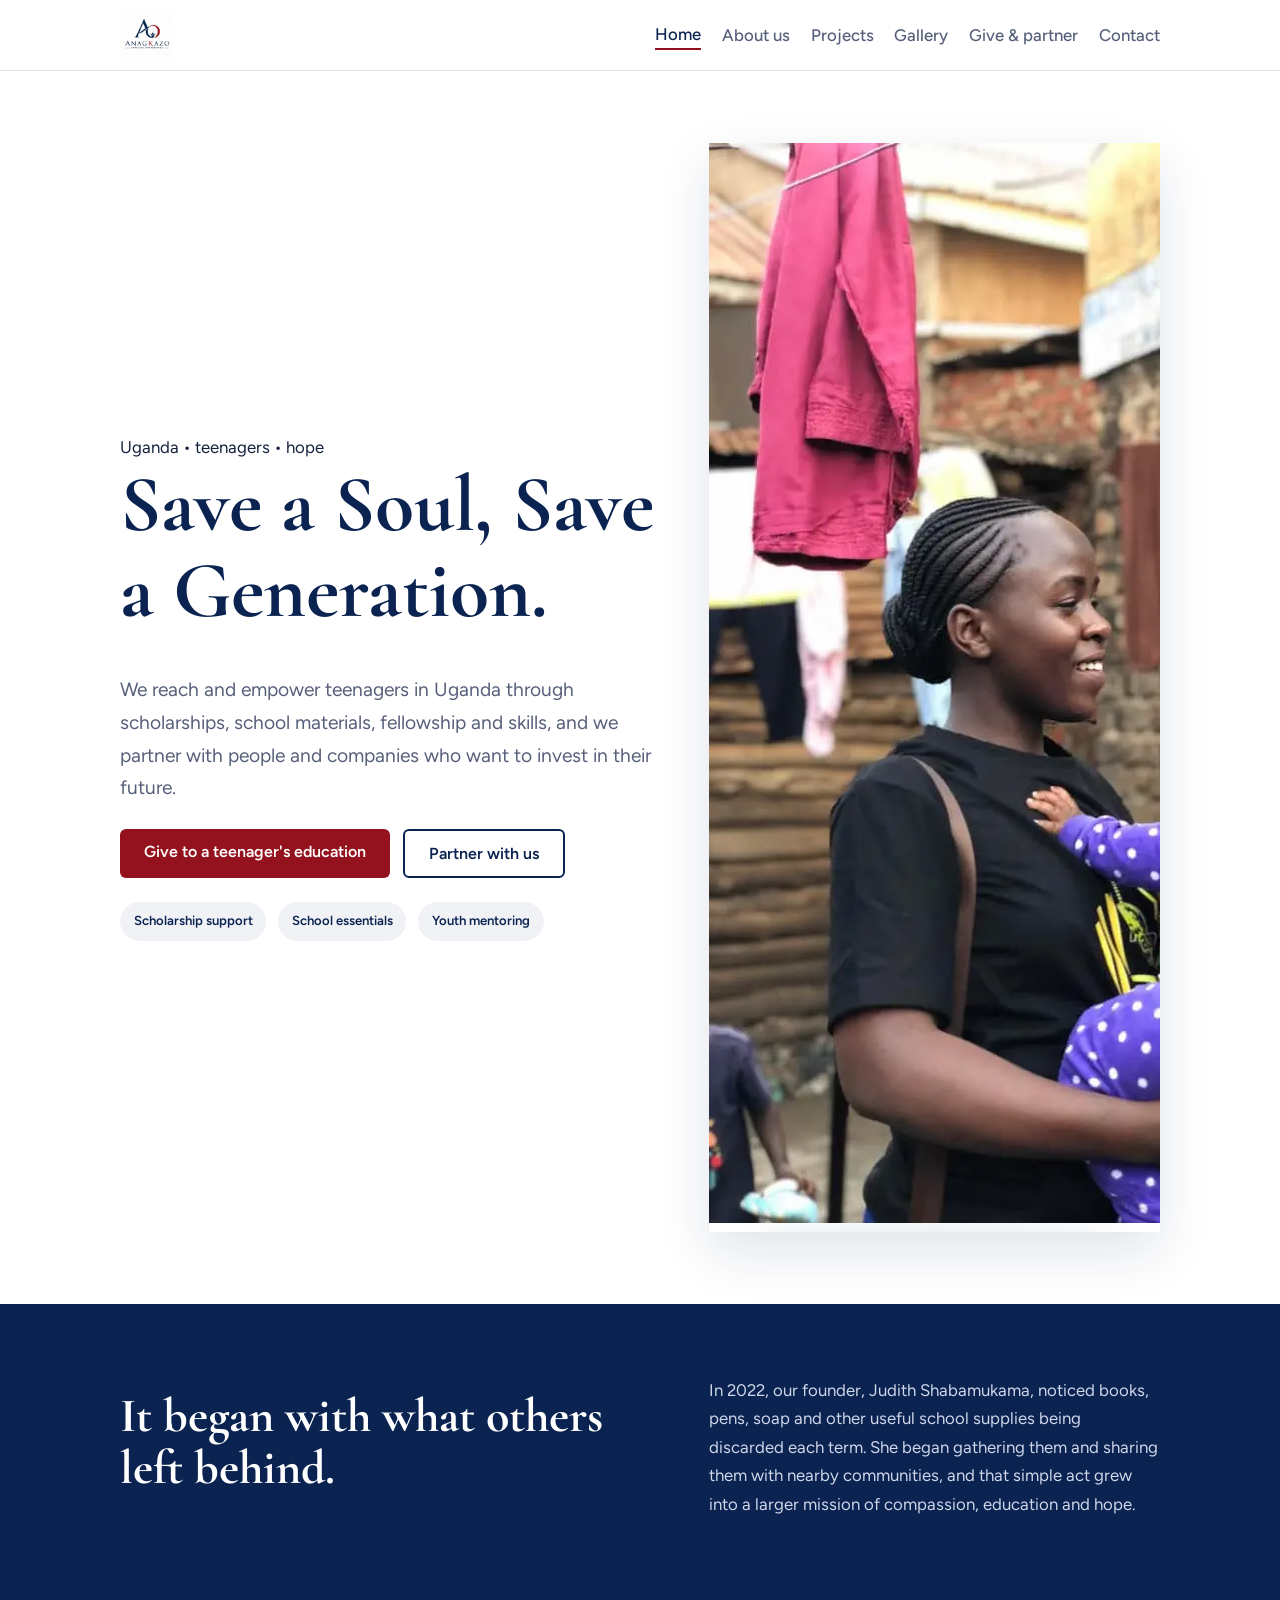
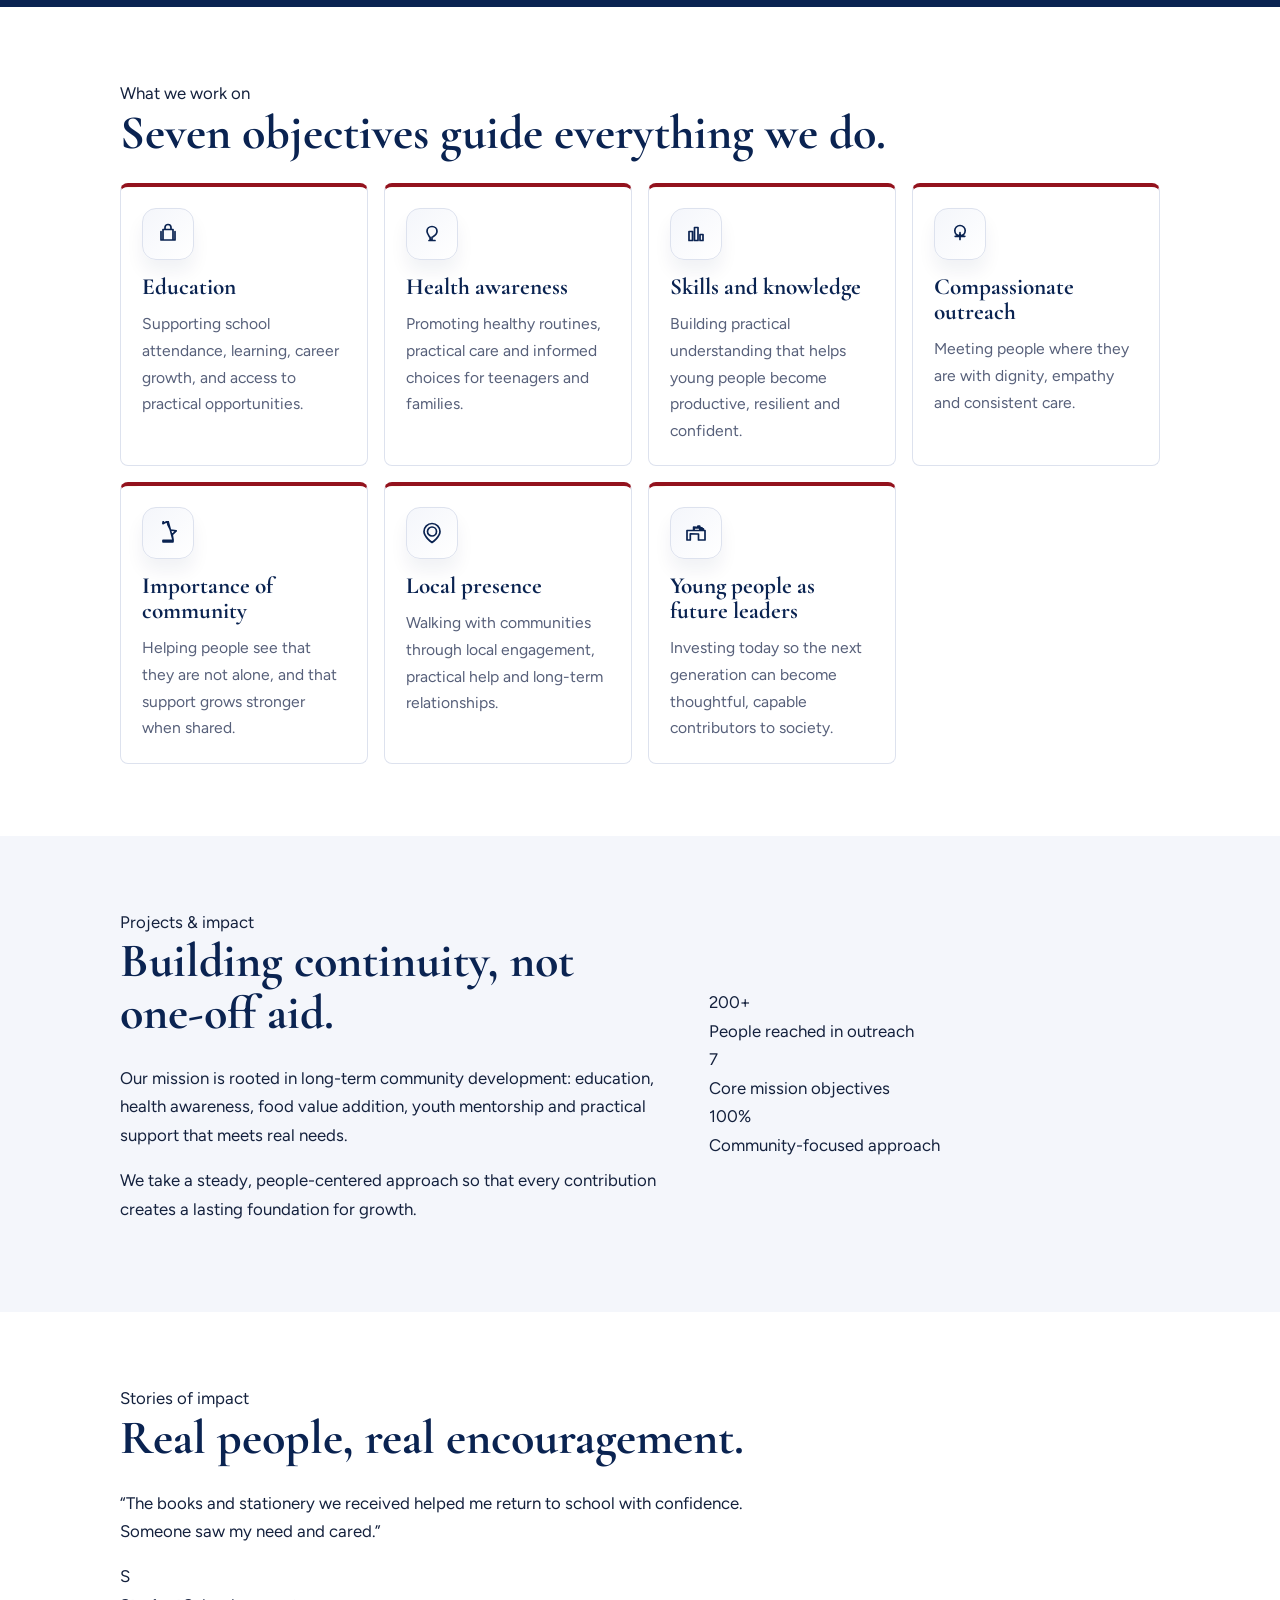
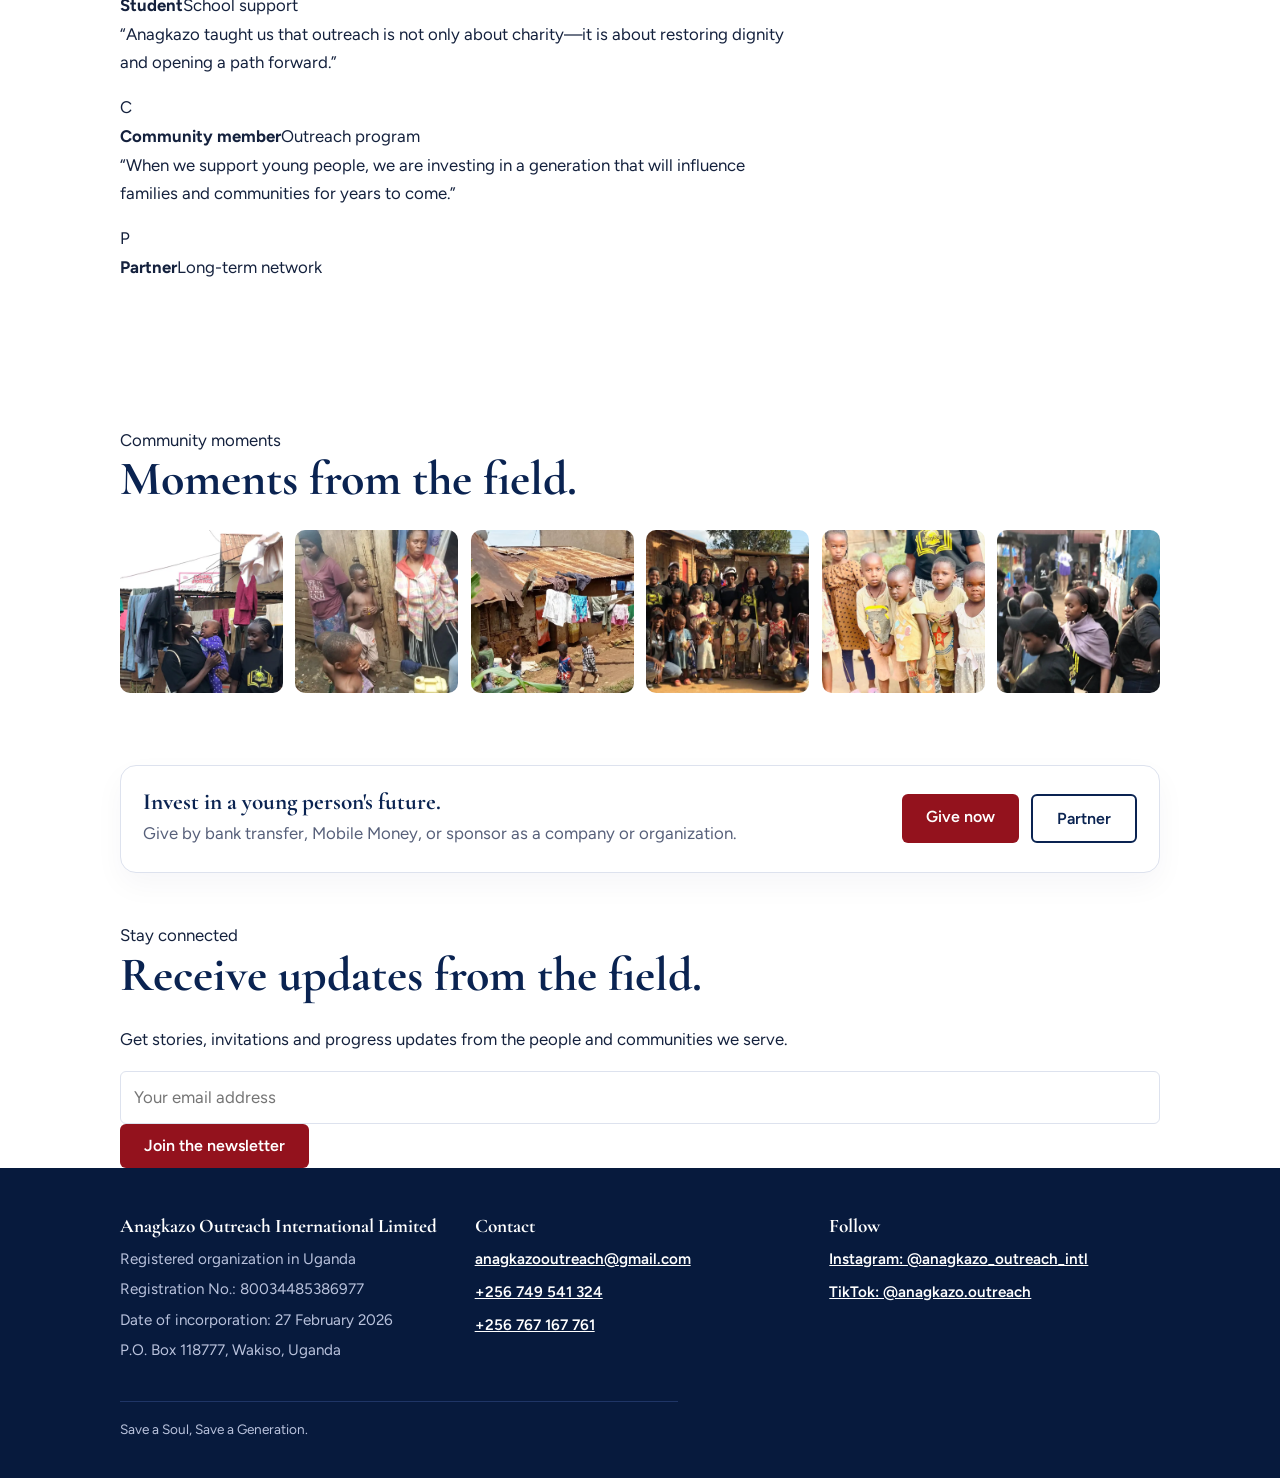
<file: site/index.html>
<!DOCTYPE html>
<html lang="en">
<head>
  <meta charset="utf-8">
  <meta name="viewport" content="width=device-width, initial-scale=1">
  <title>Home | Anagkazo Outreach International</title>
  <meta name="description" content="Anagkazo Outreach International reaches and empowers teenagers in Uganda through scholarships, school materials, skills and compassionate outreach.">
  <meta property="og:title" content="Home | Anagkazo Outreach International">
  <meta property="og:description" content="Anagkazo Outreach International reaches and empowers teenagers in Uganda through scholarships, school materials, skills and compassionate outreach.">
  <link rel="icon" href="images/logo.png">
  <link rel="preconnect" href="https://fonts.googleapis.com">
  <link rel="preconnect" href="https://fonts.gstatic.com" crossorigin>
  <link href="https://fonts.googleapis.com/css2?family=Cormorant+Garamond:wght@600;700&family=Figtree:wght@400;500;600;700&display=swap" rel="stylesheet">
  <link rel="stylesheet" href="style.css">
</head>
<body>
  <header>
    <div class="wrap">
      <a class="brand" href="index.html" aria-label="Anagkazo Outreach International home">
        <img src="images/logo.png" alt="Anagkazo Outreach International logo">
      </a>
      <nav aria-label="Main navigation">
        <a href="index.html" aria-current="page">Home</a>
        <a href="about.html">About us</a>
        <a href="projects.html">Projects</a>
        <a href="gallery.html">Gallery</a>
        <a href="get-involved.html">Give &amp; partner</a>
        <a href="contact.html">Contact</a>
      </nav>
    </div>
  </header>

  <main>
    <section class="hero-shell">
      <div class="wrap grid2 hero-grid">
        <div class="reveal hero-copy">
          <span class="eyebrow">Uganda • teenagers • hope</span>
          <h1>Save a Soul, Save a Generation.</h1>
          <p class="lead">We reach and empower teenagers in Uganda through scholarships, school materials, fellowship and skills, and we partner with people and companies who want to invest in their future.</p>
          <div class="actions">
            <a class="btn pulse" href="get-involved.html#give">Give to a teenager's education</a>
            <a class="btn ghost" href="get-involved.html#partner">Partner with us</a>
          </div>
          <div class="trust-row hero-trust">
            <span class="trust-pill">Scholarship support</span>
            <span class="trust-pill">School essentials</span>
            <span class="trust-pill">Youth mentoring</span>
          </div>
        </div>

        <div class="reveal hero-visual">
          <div class="hero-photo-wrap">
            <img src="images/1.webp" alt="Young people and community members supported by Anagkazo Outreach" loading="eager">
          </div>
        </div>
      </div>
    </section>

    <section class="navy">
      <div class="wrap grid2">
        <div class="reveal">
          <h2>It began with what others left behind.</h2>
        </div>
        <div class="reveal">
          <p>In 2022, our founder, Judith Shabamukama, noticed books, pens, soap and other useful school supplies being discarded each term. She began gathering them and sharing them with nearby communities, and that simple act grew into a larger mission of compassion, education and hope.</p>
        </div>
      </div>
    </section>

    <section>
      <div class="wrap">
        <div class="section-heading reveal">
          <span class="eyebrow navy-text">What we work on</span>
          <h2>Seven objectives guide everything we do.</h2>
        </div>
        <div class="cards">
          <div class="card reveal">
            <div class="card-icon" aria-hidden="true"><svg viewBox="0 0 24 24"><path d="M5 9.5V18h14V9.5M7 18V7.5h10V18M9 7.5V5.5a3 3 0 0 1 6 0v2"/></svg></div>
            <h3>Education</h3>
            <p>Supporting school attendance, learning, career growth, and access to practical opportunities.</p>
          </div>
          <div class="card reveal">
            <div class="card-icon" aria-hidden="true"><svg viewBox="0 0 24 24"><path d="M12 4.5c2.8 0 5 2.1 5 4.7 0 2.5-1.8 4.3-4.4 5.7l-.6.3V18h-1.9v-2.8l-.6-.3C8.8 13.5 7 11.5 7 9.2c0-2.6 2.2-4.7 5-4.7ZM9 18.5h6"/></svg></div>
            <h3>Health awareness</h3>
            <p>Promoting healthy routines, practical care and informed choices for teenagers and families.</p>
          </div>
          <div class="card reveal">
            <div class="card-icon" aria-hidden="true"><svg viewBox="0 0 24 24"><path d="M5 18.5V9.5h3.5v9zm5.5 0V5.5H14v13zm5.5 0v-6H19v6z"/></svg></div>
            <h3>Skills and knowledge</h3>
            <p>Building practical understanding that helps young people become productive, resilient and confident.</p>
          </div>
          <div class="card reveal">
            <div class="card-icon" aria-hidden="true"><svg viewBox="0 0 24 24"><path d="M12 3.5c2.9 0 5.2 2.3 5.2 5.1 0 3-2.3 5.2-5.2 5.2S6.8 11.6 6.8 8.6c0-2.8 2.3-5.1 5.2-5.1zm0 7.2v6.8m-4.8-3.2h9.6"/></svg></div>
            <h3>Compassionate outreach</h3>
            <p>Meeting people where they are with dignity, empathy and consistent care.</p>
          </div>
          <div class="card reveal">
            <div class="card-icon" aria-hidden="true"><svg viewBox="0 0 24 24"><path d="M12 3.8l2.6 5.2 5.6.8-4 3.9.9 5.5L12 0l-5.1 2.7.9-5.5-4-3.9 5.6-.8L12 3.8zm-5 15.5h10v1.5H7z"/></svg></div>
            <h3>Importance of community</h3>
            <p>Helping people see that they are not alone, and that support grows stronger when shared.</p>
          </div>
          <div class="card reveal">
            <div class="card-icon" aria-hidden="true"><svg viewBox="0 0 24 24"><path d="M12 2.5a8 8 0 0 1 8 8c0 5.5-8 11-8 11S4 16 4 10.5a8 8 0 0 1 8-8zm0 3.5a4.5 4.5 0 1 0 0 9 4.5 4.5 0 0 0 0-9z"/></svg></div>
            <h3>Local presence</h3>
            <p>Walking with communities through local engagement, practical help and long-term relationships.</p>
          </div>
          <div class="card reveal">
            <div class="card-icon" aria-hidden="true"><svg viewBox="0 0 24 24"><path d="M3 9.5h6.6V6.2L18 6.8v2.7h3v9.5h-6.5V13l-8.2-.2v6.2H3zm7.1-2.6h3.8V5.2h1.8v2.7h3.7v1.6h-9.3z"/></svg></div>
            <h3>Young people as future leaders</h3>
            <p>Investing today so the next generation can become thoughtful, capable contributors to society.</p>
          </div>
        </div>
      </div>
    </section>

    <section class="soft">
      <div class="wrap grid2">
        <div class="reveal">
          <span class="eyebrow navy-text">Projects & impact</span>
          <h2>Building continuity, not one-off aid.</h2>
          <p>Our mission is rooted in long-term community development: education, health awareness, food value addition, youth mentorship and practical support that meets real needs.</p>
          <p>We take a steady, people-centered approach so that every contribution creates a lasting foundation for growth.</p>
        </div>
        <div class="reveal">
          <div class="impact-metrics compact-metrics">
            <div class="impact-stat">
              <div class="impact-number">200+</div>
              <div class="impact-label">People reached in outreach</div>
            </div>
            <div class="impact-stat">
              <div class="impact-number">7</div>
              <div class="impact-label">Core mission objectives</div>
            </div>
            <div class="impact-stat">
              <div class="impact-number">100%</div>
              <div class="impact-label">Community-focused approach</div>
            </div>
          </div>
        </div>
      </div>
    </section>

    <section class="testimonial-section">
      <div class="wrap">
        <div class="section-heading reveal">
          <span class="eyebrow navy-text">Stories of impact</span>
          <h2>Real people, real encouragement.</h2>
        </div>
        <div class="testimonial-grid">
          <article class="testimonial-card reveal">
            <p class="testimonial-text">“The books and stationery we received helped me return to school with confidence. Someone saw my need and cared.”</p>
            <div class="testimonial-author">
              <div class="testimonial-avatar">S</div>
              <div class="testimonial-meta"><strong>Student</strong><span>School support</span></div>
            </div>
          </article>
          <article class="testimonial-card reveal">
            <p class="testimonial-text">“Anagkazo taught us that outreach is not only about charity—it is about restoring dignity and opening a path forward.”</p>
            <div class="testimonial-author">
              <div class="testimonial-avatar">C</div>
              <div class="testimonial-meta"><strong>Community member</strong><span>Outreach program</span></div>
            </div>
          </article>
          <article class="testimonial-card reveal">
            <p class="testimonial-text">“When we support young people, we are investing in a generation that will influence families and communities for years to come.”</p>
            <div class="testimonial-author">
              <div class="testimonial-avatar">P</div>
              <div class="testimonial-meta"><strong>Partner</strong><span>Long-term network</span></div>
            </div>
          </article>
        </div>
      </div>
    </section>

    <section>
      <div class="wrap">
        <div class="section-heading reveal">
          <span class="eyebrow navy-text">Community moments</span>
          <h2>Moments from the field.</h2>
        </div>
        <div class="gal">
          <div class="pic sq reveal"><img src="images/2.webp" alt="Anagkazo outreach photo 2" loading="lazy"></div>
          <div class="pic sq reveal"><img src="images/3.webp" alt="Anagkazo outreach photo 3" loading="lazy"></div>
          <div class="pic sq reveal"><img src="images/4.webp" alt="Anagkazo outreach photo 4" loading="lazy"></div>
          <div class="pic sq reveal"><img src="images/5.webp" alt="Anagkazo outreach photo 5" loading="lazy"></div>
          <div class="pic sq reveal"><img src="images/6.webp" alt="Anagkazo outreach photo 6" loading="lazy"></div>
          <div class="pic sq reveal"><img src="images/7.webp" alt="Anagkazo outreach photo 7" loading="lazy"></div>
        </div>
      </div>
    </section>

    <section class="support-strip">
      <div class="wrap">
        <div class="support-panel reveal">
          <div>
            <h3>Invest in a young person's future.</h3>
            <p>Give by bank transfer, Mobile Money, or sponsor as a company or organization.</p>
          </div>
          <div class="support-actions">
            <a class="btn" href="get-involved.html#give">Give now</a>
            <a class="btn ghost" href="get-involved.html#partner">Partner</a>
          </div>
        </div>
      </div>
    </section>

    <section class="wrap">
      <div class="newsletter-section reveal">
        <div class="newsletter-wrap">
          <span class="eyebrow">Stay connected</span>
          <h2>Receive updates from the field.</h2>
          <p>Get stories, invitations and progress updates from the people and communities we serve.</p>
          <form class="newsletter-form" id="newsletter-form">
            <input type="email" id="newsletter-email" placeholder="Your email address" aria-label="Email address" required>
            <button class="btn" type="submit">Join the newsletter</button>
          </form>
        </div>
      </div>
    </section>
  </main>

  <footer>
    <div class="wrap">
      <div class="cols">
        <div>
          <h3>Anagkazo Outreach International Limited</h3>
          <p>Registered organization in Uganda</p>
          <p>Registration No.: 80034485386977</p>
          <p>Date of incorporation: 27 February 2026</p>
          <p>P.O. Box 118777, Wakiso, Uganda</p>
        </div>
        <div>
          <h3>Contact</h3>
          <div class="contact-stack">
            <a href="mailto:anagkazooutreach@gmail.com">anagkazooutreach@gmail.com</a>
            <a href="tel:+256749541324">+256 749 541 324</a>
            <a href="tel:+256767167761">+256 767 167 761</a>
          </div>
        </div>
        <div>
          <h3>Follow</h3>
          <div class="contact-stack">
            <a href="https://www.instagram.com/anagkazo_outreach_intl" target="_blank" rel="noreferrer">Instagram: @anagkazo_outreach_intl</a>
            <a href="https://www.tiktok.com/@anagkazo.outreach" target="_blank" rel="noreferrer">TikTok: @anagkazo.outreach</a>
          </div>
        </div>
      </div>
      <p class="fine">Save a Soul, Save a Generation.</p>
    </div>
  </footer>

  <script src="site.js"></script>
</body>
</html>
</file>
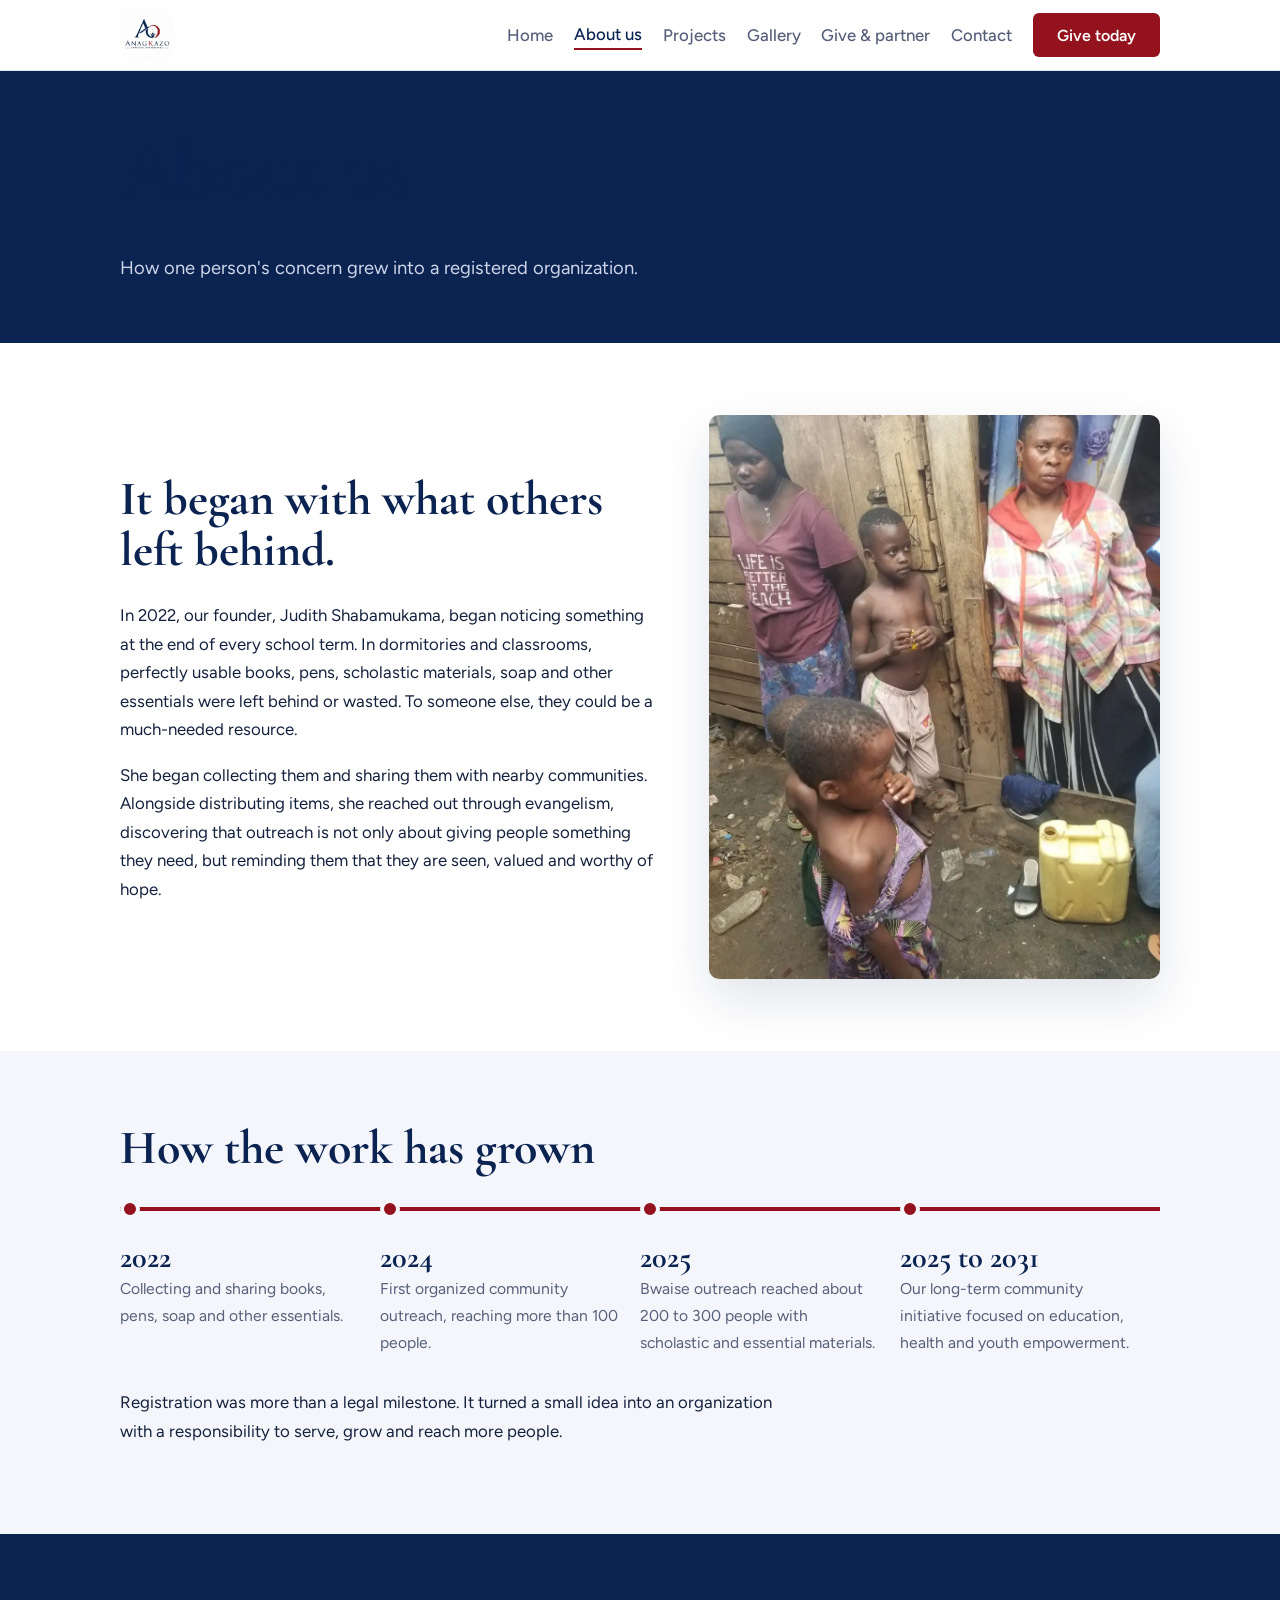
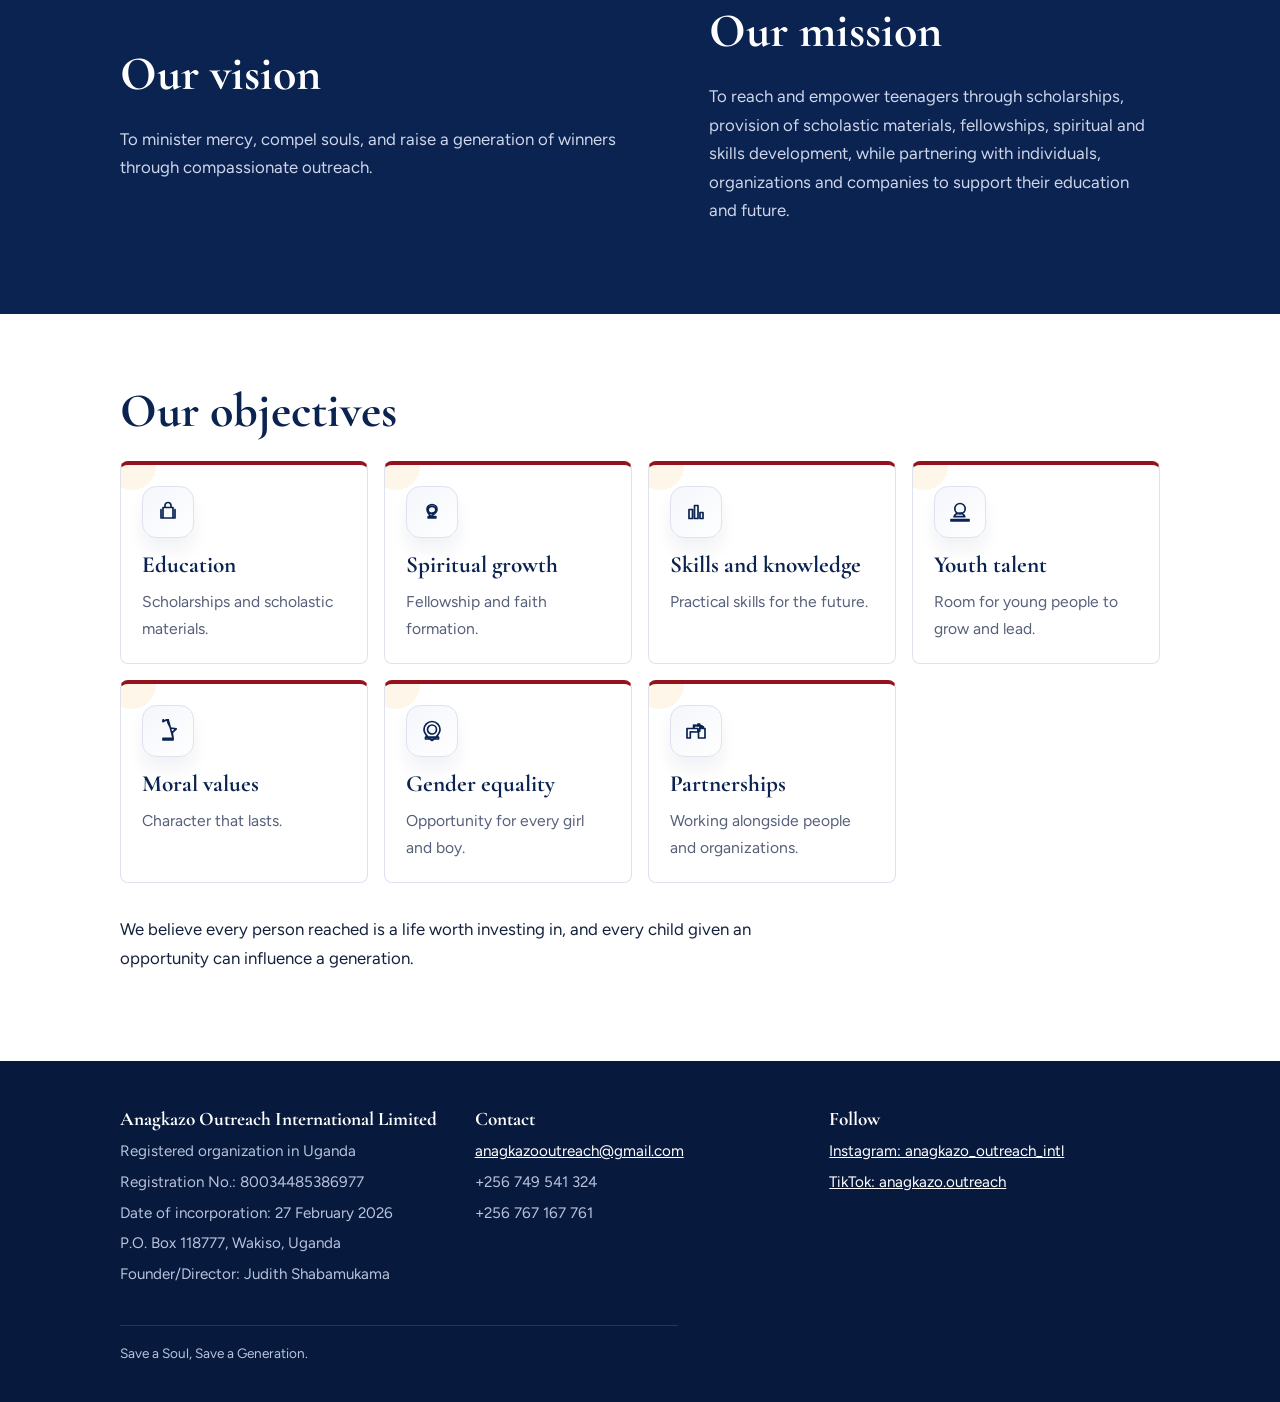
<file: site/about.html>
<!DOCTYPE html>
<html lang="en"><head><meta charset="utf-8"><meta name="viewport" content="width=device-width, initial-scale=1">
<title>About us | Anagkazo Outreach International</title>
<meta name="description" content="Our story, vision, mission and objectives: how Anagkazo Outreach International grew from collecting school leftovers into a registered organization.">
<meta property="og:title" content="About us | Anagkazo Outreach International"><meta property="og:description" content="Our story, vision, mission and objectives: how Anagkazo Outreach International grew from collecting school leftovers into a registered organization."><meta property="og:image" content="images/logo.png"><meta property="og:type" content="website">
<link rel="icon" href="images/logo.png">
<script type="application/ld+json">{"@context":"https://schema.org","@type":"NGO","name":"Anagkazo Outreach International Limited","slogan":"Save a Soul, Save a Generation.","founder":"Judith Shabamukama","email":"anagkazooutreach@gmail.com","telephone":"+256749541324","logo":"images/logo.png","address":{"@type":"PostalAddress","postOfficeBoxNumber":"118777","addressLocality":"Wakiso","addressCountry":"UG"},"sameAs":["https://www.instagram.com/anagkazo_outreach_intl","https://www.tiktok.com/@anagkazo.outreach"]}</script>
<link rel="preconnect" href="https://fonts.googleapis.com"><link rel="preconnect" href="https://fonts.gstatic.com" crossorigin>
<link href="https://fonts.googleapis.com/css2?family=Cormorant+Garamond:wght@600;700&family=Figtree:wght@400;500;600&display=swap" rel="stylesheet">
<link rel="stylesheet" href="style.css"></head><body>
<header><div class="wrap"><a class="brand" href="index.html" aria-label="Anagkazo Outreach International home"><img src="images/logo.png" alt="Anagkazo Outreach International"></a>
<nav aria-label="Main"><a href="index.html">Home</a><a href="about.html" aria-current="page">About us</a><a href="projects.html">Projects</a><a href="gallery.html">Gallery</a><a href="get-involved.html">Give & partner</a><a href="contact.html">Contact</a><a class="btn" href="get-involved.html#give">Give today</a></nav></div></header>
<main><section class="navy page-head"><div class="wrap"><h1>About us</h1><p>How one person's concern grew into a registered organization.</p></div></section>
<section><div class="wrap grid2"><div class="reveal"><h2>It began with what others left behind.</h2>
<p>In 2022, our founder, Judith Shabamukama, began noticing something at the end of every school term. In dormitories and classrooms, perfectly usable books, pens, scholastic materials, soap and other essentials were left behind or wasted. To someone else, they could be a much-needed resource.</p>
<p>She began collecting them and sharing them with nearby communities. Alongside distributing items, she reached out through evangelism, discovering that outreach is not only about giving people something they need, but reminding them that they are seen, valued and worthy of hope.</p></div><div class="pic hero-visual reveal"><img src="images/9.webp" alt="Anagkazo outreach photo 9" loading="lazy"><span>Photo 9<br>images/9.webp</span></div></div></section>
<section class="soft"><div class="wrap"><h2 class="reveal">How the work has grown</h2><ol class="track">
<li class="reveal"><b>2022</b><span>Collecting and sharing books, pens, soap and other essentials.</span></li>
<li class="reveal"><b>2024</b><span>First organized community outreach, reaching more than 100 people.</span></li>
<li class="reveal"><b>2025</b><span>Bwaise outreach reached about 200 to 300 people with scholastic and essential materials.</span></li>
<li class="reveal"><b>2025 to 2031</b><span>Our long-term community initiative focused on education, health and youth empowerment.</span></li></ol>
<p class="reveal" style="margin-top:2rem">Registration was more than a legal milestone. It turned a small idea into an organization with a responsibility to serve, grow and reach more people.</p></div></section>
<section class="navy"><div class="wrap grid2"><div class="reveal"><h2>Our vision</h2><p>To minister mercy, compel souls, and raise a generation of winners through compassionate outreach.</p></div><div class="reveal"><h2>Our mission</h2><p>To reach and empower teenagers through scholarships, provision of scholastic materials, fellowships, spiritual and skills development, while partnering with individuals, organizations and companies to support their education and future.</p></div></div></section>
<section><div class="wrap"><h2 class="reveal">Our objectives</h2><div class="cards"><div class="card reveal"><div class="card-icon" aria-hidden="true"><svg viewBox="0 0 24 24"><path d="M5 9.5V18h14V9.5M7 18V7.5h10V18M9 7.5V5.5a3 3 0 0 1 6 0v2"/></svg></div><h3>Education</h3><p>Scholarships and scholastic materials.</p></div><div class="card reveal"><div class="card-icon" aria-hidden="true"><svg viewBox="0 0 24 24"><path d="M12 4.5c2.8 0 5 2.1 5 4.7 0 2.5-1.8 4.3-4.4 5.7l-.6.3V18h-1.9v-2.8l-.6-.3C8.8 13.5 7 11.7 7 9.2c0-2.6 2.2-4.7 5-4.7zm0 8.5c2.2 0 3.8-1.5 3.8-3.3S14.2 6.3 12 6.3 8.2 7.8 8.2 10c0 1.8 1.6 3.3 3.8 3.3zm-3.8 3.7h7.6v1.3H8.2z"/></svg></div><h3>Spiritual growth</h3><p>Fellowship and faith formation.</p></div><div class="card reveal"><div class="card-icon" aria-hidden="true"><svg viewBox="0 0 24 24"><path d="M5 18.5V9.5h3.5v9zm5.5 0V5.5H14v13zm5.5 0v-6H19v6z"/></svg></div><h3>Skills and knowledge</h3><p>Practical skills for the future.</p></div><div class="card reveal"><div class="card-icon" aria-hidden="true"><svg viewBox="0 0 24 24"><path d="M12 3.5c2.9 0 5.2 2.3 5.2 5.1 0 3-2.3 5.2-5.2 5.2S6.8 11.6 6.8 8.6c0-2.8 2.3-5.1 5.2-5.1zm-6 13.2c.9-2.2 3.2-3.6 5.4-3.6 2.2 0 4.5 1.4 5.4 3.6H6zm15 2.8H3v1.5h18v-1.5z"/></svg></div><h3>Youth talent</h3><p>Room for young people to grow and lead.</p></div><div class="card reveal"><div class="card-icon" aria-hidden="true"><svg viewBox="0 0 24 24"><path d="M12 3.8l2.6 5.2 5.6.8-4 3.9.9 5.5L12 0l-5.1 2.7.9-5.5-4-3.9 5.6-.8L12 3.8zm-5 15.5h10v1.7H7z"/></svg></div><h3>Moral values</h3><p>Character that lasts.</p></div><div class="card reveal"><div class="card-icon" aria-hidden="true"><svg viewBox="0 0 24 24"><path d="M12 2.5a8 8 0 0 1 8 8c0 5.5-8 11-8 11S4 16 4 10.5a8 8 0 0 1 8-8zm0 3.5a4.5 4.5 0 1 0 0 9 4.5 4.5 0 0 0 0-9zm-6.5 12.2h13v1.8h-13z"/></svg></div><h3>Gender equality</h3><p>Opportunity for every girl and boy.</p></div><div class="card reveal"><div class="card-icon" aria-hidden="true"><svg viewBox="0 0 24 24"><path d="M3 9.5h6.6V6.2L18 6.8v2.7h3v9.5h-6.5V13l-8.2-.2v6.2H3zm7.1-2.6h3.8V5.2h1.8v2.7h3.7v1.6h-3.7v2.7h-1.8v-2.7H10.1z"/></svg></div><h3>Partnerships</h3><p>Working alongside people and organizations.</p></div></div>
<p class="reveal" style="margin-top:2rem">We believe every person reached is a life worth investing in, and every child given an opportunity can influence a generation.</p></div></section></main>
<footer><div class="wrap"><div class="cols">
<div><h3>Anagkazo Outreach International Limited</h3><p>Registered organization in Uganda</p><p>Registration No.: 80034485386977</p><p>Date of incorporation: 27 February 2026</p><p>P.O. Box 118777, Wakiso, Uganda</p><p>Founder/Director: Judith Shabamukama</p></div>
<div><h3>Contact</h3><p><a href="mailto:anagkazooutreach@gmail.com">anagkazooutreach@gmail.com</a></p><p>+256 749 541 324</p><p>+256 767 167 761</p></div>
<div><h3>Follow</h3><p><a href="https://www.instagram.com/anagkazo_outreach_intl">Instagram: anagkazo_outreach_intl</a></p><p><a href="https://www.tiktok.com/@anagkazo.outreach">TikTok: anagkazo.outreach</a></p></div>
</div><p class="fine">Save a Soul, Save a Generation.</p></div></footer>
<script src="site.js"></script></body></html>
</file>
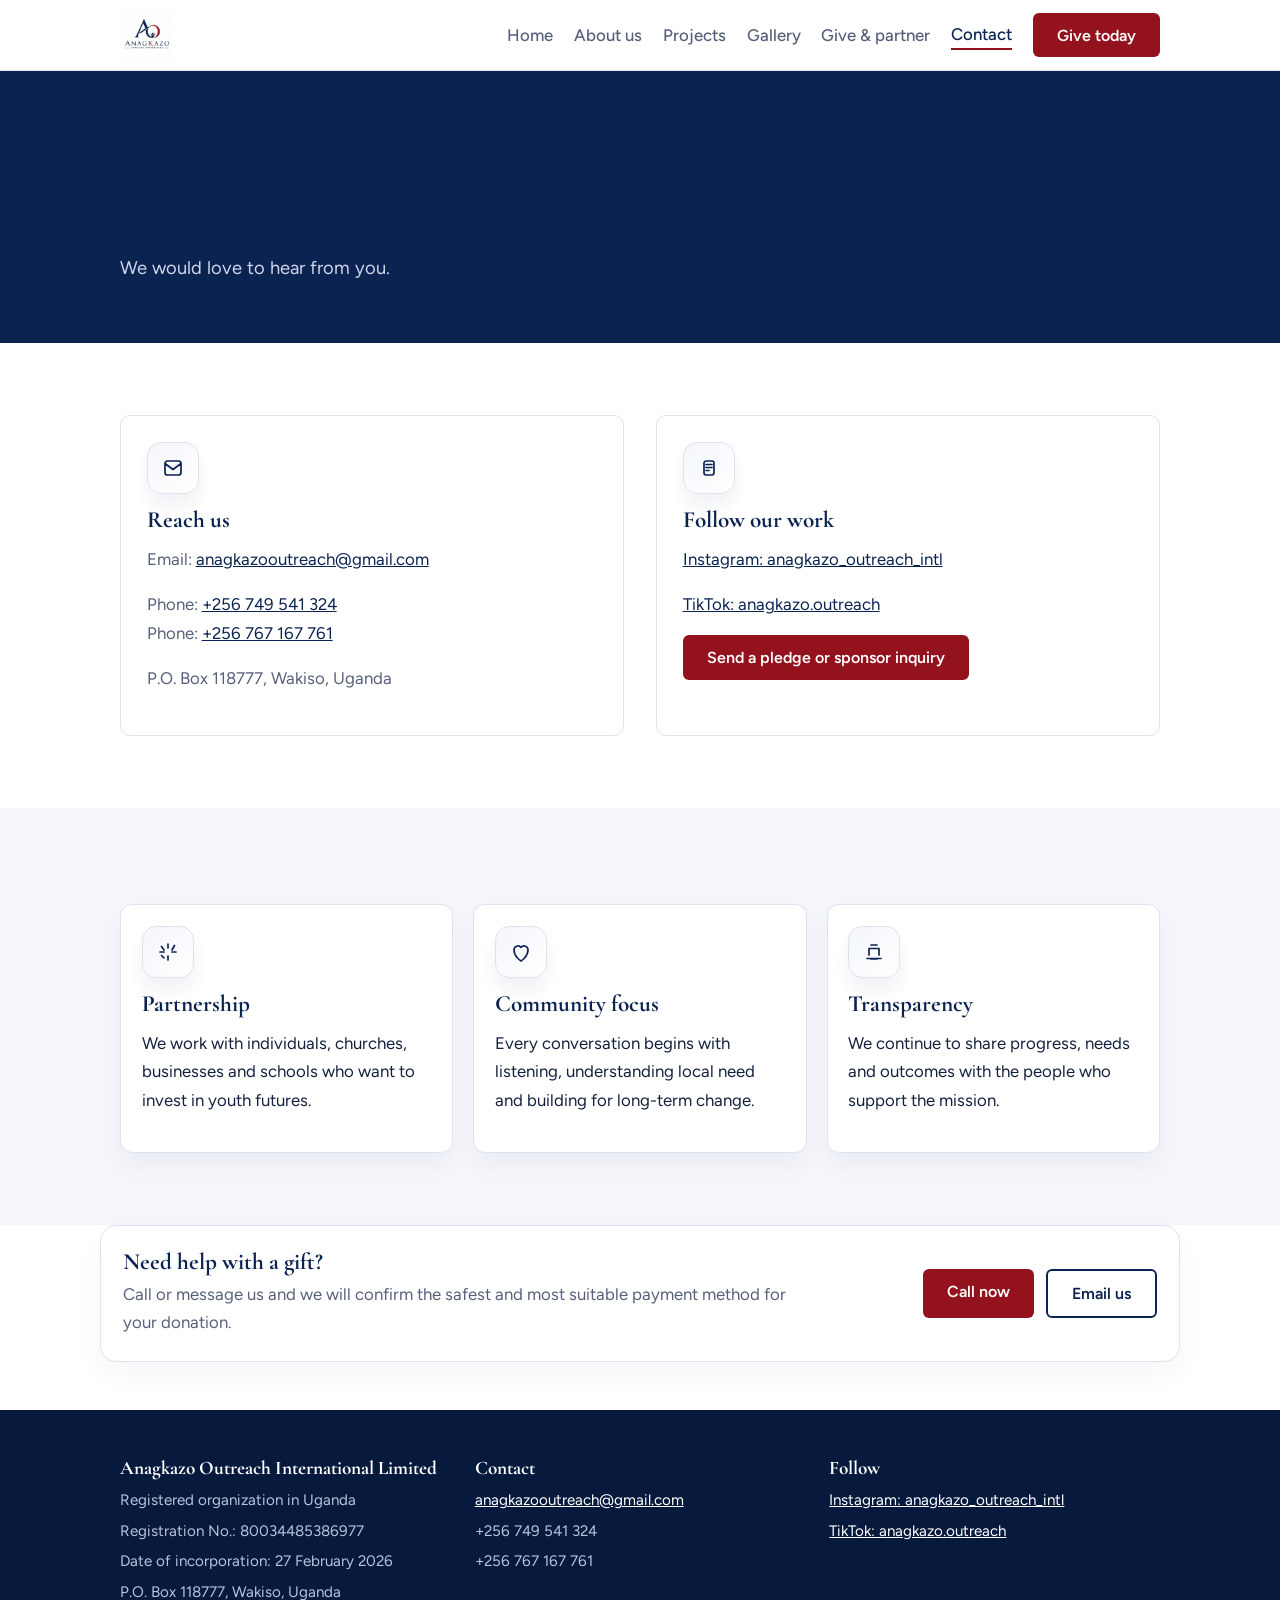
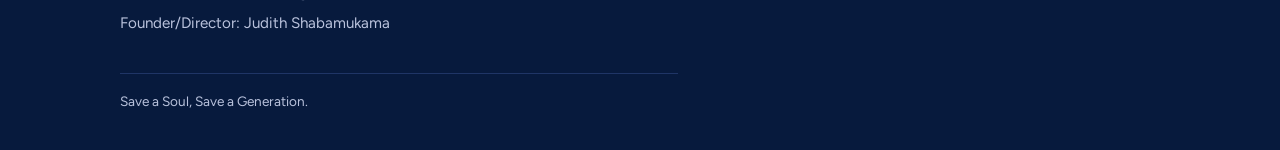
<file: site/contact.html>
<!DOCTYPE html>
<html lang="en"><head><meta charset="utf-8"><meta name="viewport" content="width=device-width, initial-scale=1">
<title>Contact | Anagkazo Outreach International</title>
<meta name="description" content="Contact Anagkazo Outreach International by email, phone, Instagram or TikTok.">
<meta property="og:title" content="Contact | Anagkazo Outreach International"><meta property="og:description" content="Contact Anagkazo Outreach International by email, phone, Instagram or TikTok."><meta property="og:image" content="images/logo.png"><meta property="og:type" content="website">
<link rel="icon" href="images/logo.png">
<script type="application/ld+json">{"@context":"https://schema.org","@type":"NGO","name":"Anagkazo Outreach International Limited","slogan":"Save a Soul, Save a Generation.","founder":"Judith Shabamukama","email":"anagkazooutreach@gmail.com","telephone":"+256749541324","logo":"images/logo.png","address":{"@type":"PostalAddress","postOfficeBoxNumber":"118777","addressLocality":"Wakiso","addressCountry":"UG"},"sameAs":["https://www.instagram.com/anagkazo_outreach_intl","https://www.tiktok.com/@anagkazo.outreach"]}</script>
<link rel="preconnect" href="https://fonts.googleapis.com"><link rel="preconnect" href="https://fonts.gstatic.com" crossorigin>
<link href="https://fonts.googleapis.com/css2?family=Cormorant+Garamond:wght@600;700&family=Figtree:wght@400;500;600&display=swap" rel="stylesheet">
<link rel="stylesheet" href="style.css"></head><body>
<header><div class="wrap"><a class="brand" href="index.html" aria-label="Anagkazo Outreach International home"><img src="images/logo.png" alt="Anagkazo Outreach International"></a>
<nav aria-label="Main"><a href="index.html">Home</a><a href="about.html">About us</a><a href="projects.html">Projects</a><a href="gallery.html">Gallery</a><a href="get-involved.html">Give & partner</a><a href="contact.html" aria-current="page">Contact</a><a class="btn" href="get-involved.html#give">Give today</a></nav></div></header>
<main><section class="navy page-head"><div class="wrap"><h1>Contact us</h1><p>We would love to hear from you.</p></div></section>
<section><div class="wrap two"><div class="box reveal"><div class="info-icon" aria-hidden="true"><svg viewBox="0 0 24 24"><path d="M4 7.5A2.5 2.5 0 0 1 6.5 5h11A2.5 2.5 0 0 1 20 7.5v9A2.5 2.5 0 0 1 17.5 19h-11A2.5 2.5 0 0 1 4 16.5zm0 0l8 6 8-6"/></svg></div><h3>Reach us</h3><p>Email: <a href="mailto:anagkazooutreach@gmail.com">anagkazooutreach@gmail.com</a></p><p>Phone: <a href="tel:+256749541324">+256 749 541 324</a><br>Phone: <a href="tel:+256767167761">+256 767 167 761</a></p><p>P.O. Box 118777, Wakiso, Uganda</p></div>
<div class="box reveal"><div class="info-icon" aria-hidden="true"><svg viewBox="0 0 24 24"><path d="M7 7.2A2.2 2.2 0 0 1 9.2 5h5.6A2.2 2.2 0 0 1 17 7.2v9.6A2.2 2.2 0 0 1 14.8 19H9.2A2.2 2.2 0 0 1 7 16.8zm2 1.3h6m-6 3h6m-6 3h3"/></svg></div><h3>Follow our work</h3><p><a href="https://www.instagram.com/anagkazo_outreach_intl">Instagram: anagkazo_outreach_intl</a></p><p><a href="https://www.tiktok.com/@anagkazo.outreach">TikTok: anagkazo.outreach</a></p><a class="btn" href="get-involved.html#partner">Send a pledge or sponsor inquiry</a></div></div></section>
<section class="soft"><div class="wrap"><div class="feature-grid"><div class="feature-card reveal"><div class="info-icon" aria-hidden="true"><svg viewBox="0 0 24 24"><path d="M12 4v4m0 12v-4m8-4h-4M8 12H4m14.5-6.5L16 10m-8 8l-2.5-2.5m0-9L8 10"/></svg></div><h3>Partnership</h3><p>We work with individuals, churches, businesses and schools who want to invest in youth futures.</p></div><div class="feature-card reveal"><div class="info-icon" aria-hidden="true"><svg viewBox="0 0 24 24"><path d="M12 21s-7-4.35-7-11a4 4 0 0 1 7-2.64A4 4 0 0 1 19 10c0 6.65-7 11-7 11z"/></svg></div><h3>Community focus</h3><p>Every conversation begins with listening, understanding local need and building for long-term change.</p></div><div class="feature-card reveal"><div class="info-icon" aria-hidden="true"><svg viewBox="0 0 24 24"><path d="M5 18.5h14M7 15V8.5h10V15M9 5h6M9 19h6"/></svg></div><h3>Transparency</h3><p>We continue to share progress, needs and outcomes with the people who support the mission.</p></div></div></div></section>
<section class="support-strip"><div class="wrap support-panel reveal"><div><h3>Need help with a gift?</h3><p>Call or message us and we will confirm the safest and most suitable payment method for your donation.</p></div><div class="support-actions"><a href="tel:+256749541324" class="btn">Call now</a><a href="mailto:anagkazooutreach@gmail.com" class="btn ghost">Email us</a></div></div></section></main>
<footer><div class="wrap"><div class="cols">
<div><h3>Anagkazo Outreach International Limited</h3><p>Registered organization in Uganda</p><p>Registration No.: 80034485386977</p><p>Date of incorporation: 27 February 2026</p><p>P.O. Box 118777, Wakiso, Uganda</p><p>Founder/Director: Judith Shabamukama</p></div>
<div><h3>Contact</h3><p><a href="mailto:anagkazooutreach@gmail.com">anagkazooutreach@gmail.com</a></p><p>+256 749 541 324</p><p>+256 767 167 761</p></div>
<div><h3>Follow</h3><p><a href="https://www.instagram.com/anagkazo_outreach_intl">Instagram: anagkazo_outreach_intl</a></p><p><a href="https://www.tiktok.com/@anagkazo.outreach">TikTok: anagkazo.outreach</a></p></div>
</div><p class="fine">Save a Soul, Save a Generation.</p></div></footer>
<script src="site.js"></script></body></html>
</file>
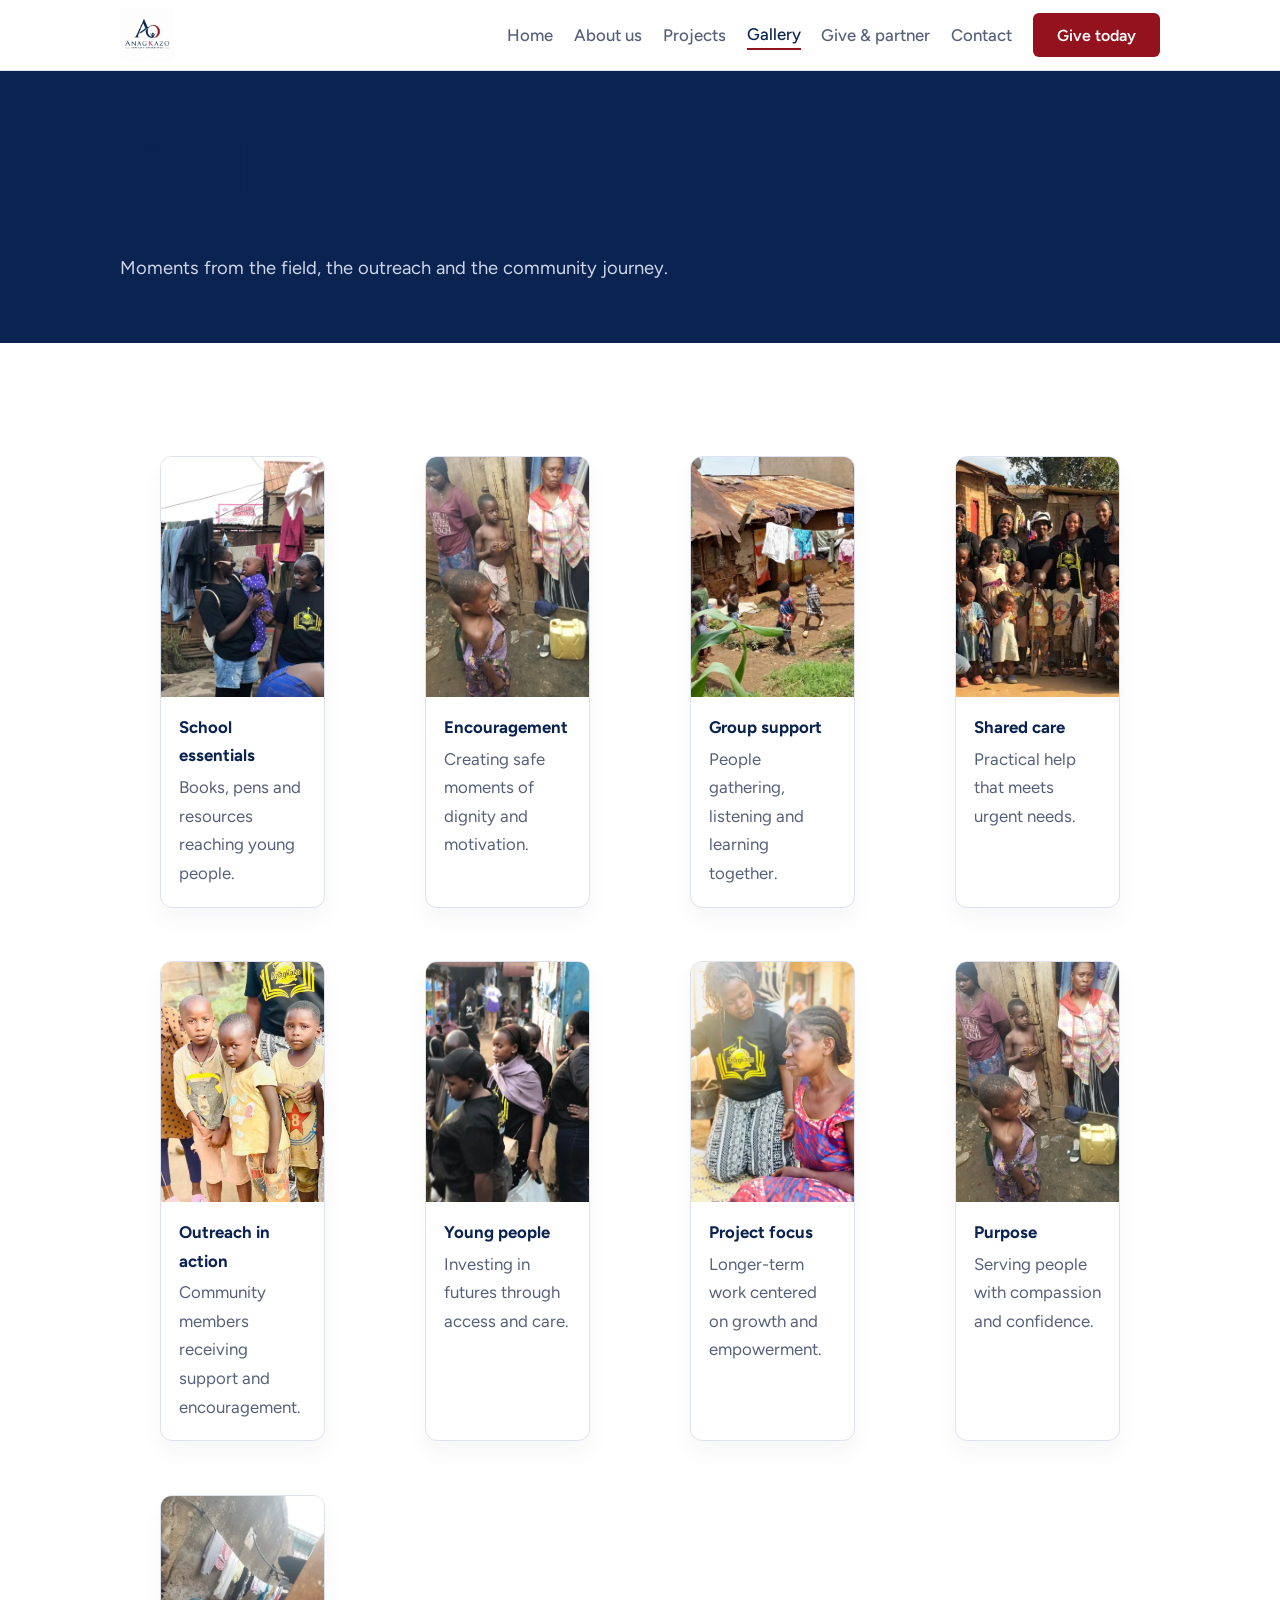
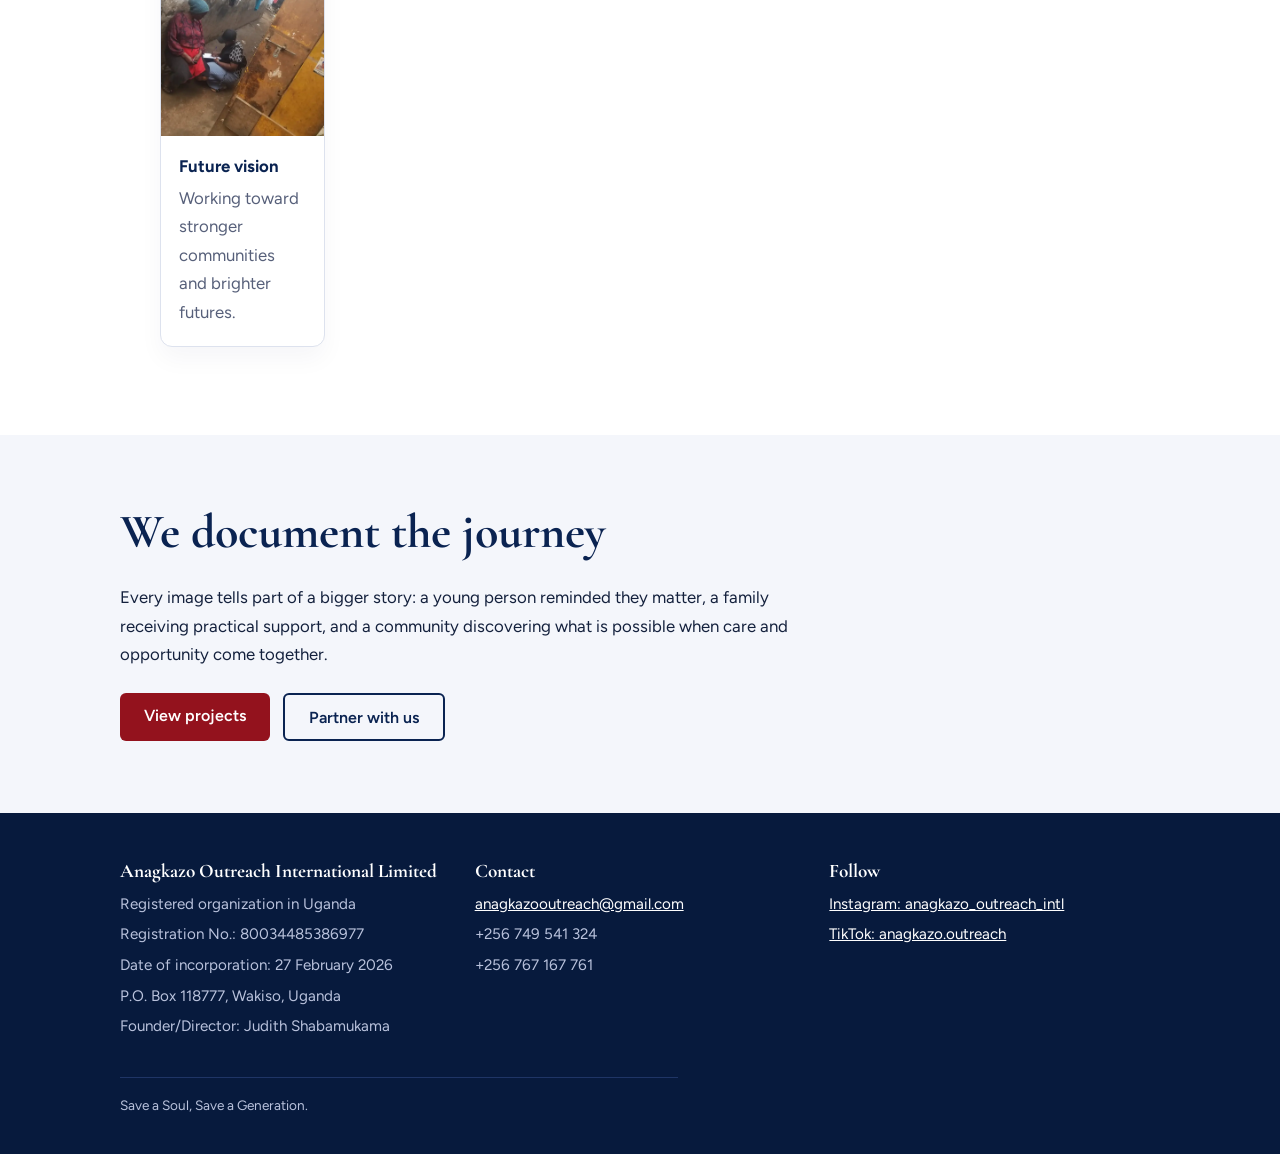
<file: site/gallery.html>
<!DOCTYPE html>
<html lang="en"><head><meta charset="utf-8"><meta name="viewport" content="width=device-width, initial-scale=1">
<title>Gallery | Anagkazo Outreach International</title>
<meta name="description" content="A visual gallery of outreach moments, community work and educational impact from Anagkazo Outreach International.">
<meta property="og:title" content="Gallery | Anagkazo Outreach International"><meta property="og:description" content="A visual gallery of outreach moments, community work and educational impact from Anagkazo Outreach International."><meta property="og:image" content="images/logo.png"><meta property="og:type" content="website">
<link rel="icon" href="images/logo.png">
<script type="application/ld+json">{"@context":"https://schema.org","@type":"NGO","name":"Anagkazo Outreach International Limited","slogan":"Save a Soul, Save a Generation.","founder":"Judith Shabamukama","email":"anagkazooutreach@gmail.com","telephone":"+256749541324","logo":"images/logo.png","address":{"@type":"PostalAddress","postOfficeBoxNumber":"118777","addressLocality":"Wakiso","addressCountry":"UG"},"sameAs":["https://www.instagram.com/anagkazo_outreach_intl","https://www.tiktok.com/@anagkazo.outreach"]}</script>
<link rel="preconnect" href="https://fonts.googleapis.com"><link rel="preconnect" href="https://fonts.gstatic.com" crossorigin>
<link href="https://fonts.googleapis.com/css2?family=Cormorant+Garamond:wght@600;700&family=Figtree:wght@400;500;600&display=swap" rel="stylesheet">
<link rel="stylesheet" href="style.css"></head><body>
<header><div class="wrap"><a class="brand" href="index.html" aria-label="Anagkazo Outreach International home"><img src="images/logo.png" alt="Anagkazo Outreach International"></a>
<nav aria-label="Main"><a href="index.html">Home</a><a href="about.html">About us</a><a href="projects.html">Projects</a><a href="gallery.html" aria-current="page">Gallery</a><a href="get-involved.html">Give & partner</a><a href="contact.html">Contact</a><a class="btn" href="get-involved.html#give">Give today</a></nav></div></header>
<main><section class="navy page-head"><div class="wrap"><h1>Gallery</h1><p>Moments from the field, the outreach and the community journey.</p></div></section>
<section><div class="wrap"><div class="gallery-grid">
<figure class="gallery-card reveal"><img src="images/2.webp" alt="Community outreach photo 2" loading="lazy"><figcaption><strong>School essentials</strong>Books, pens and resources reaching young people.</figcaption></figure>
<figure class="gallery-card reveal"><img src="images/3.webp" alt="Community outreach photo 3" loading="lazy"><figcaption><strong>Encouragement</strong>Creating safe moments of dignity and motivation.</figcaption></figure>
<figure class="gallery-card reveal"><img src="images/4.webp" alt="Community outreach photo 4" loading="lazy"><figcaption><strong>Group support</strong>People gathering, listening and learning together.</figcaption></figure>
<figure class="gallery-card reveal"><img src="images/5.webp" alt="Community outreach photo 5" loading="lazy"><figcaption><strong>Shared care</strong>Practical help that meets urgent needs.</figcaption></figure>
<figure class="gallery-card reveal"><img src="images/6.webp" alt="Community outreach photo 6" loading="lazy"><figcaption><strong>Outreach in action</strong>Community members receiving support and encouragement.</figcaption></figure>
<figure class="gallery-card reveal"><img src="images/7.webp" alt="Community outreach photo 7" loading="lazy"><figcaption><strong>Young people</strong>Investing in futures through access and care.</figcaption></figure>
<figure class="gallery-card reveal"><img src="images/8.webp" alt="Community outreach photo 8" loading="lazy"><figcaption><strong>Project focus</strong>Longer-term work centered on growth and empowerment.</figcaption></figure>
<figure class="gallery-card reveal"><img src="images/9.webp" alt="Community outreach photo 9" loading="lazy"><figcaption><strong>Purpose</strong>Serving people with compassion and confidence.</figcaption></figure>
<figure class="gallery-card reveal"><img src="images/10.webp" alt="Community outreach photo 10" loading="lazy"><figcaption><strong>Future vision</strong>Working toward stronger communities and brighter futures.</figcaption></figure>
</div></div></section>
<section class="soft"><div class="wrap"><h2 class="reveal">We document the journey</h2><p class="reveal">Every image tells part of a bigger story: a young person reminded they matter, a family receiving practical support, and a community discovering what is possible when care and opportunity come together.</p><div class="actions reveal"><a class="btn" href="projects.html">View projects</a><a class="btn ghost" href="get-involved.html#partner">Partner with us</a></div></div></section></main>
<footer><div class="wrap"><div class="cols">
<div><h3>Anagkazo Outreach International Limited</h3><p>Registered organization in Uganda</p><p>Registration No.: 80034485386977</p><p>Date of incorporation: 27 February 2026</p><p>P.O. Box 118777, Wakiso, Uganda</p><p>Founder/Director: Judith Shabamukama</p></div>
<div><h3>Contact</h3><p><a href="mailto:anagkazooutreach@gmail.com">anagkazooutreach@gmail.com</a></p><p>+256 749 541 324</p><p>+256 767 167 761</p></div>
<div><h3>Follow</h3><p><a href="https://www.instagram.com/anagkazo_outreach_intl">Instagram: anagkazo_outreach_intl</a></p><p><a href="https://www.tiktok.com/@anagkazo.outreach">TikTok: anagkazo.outreach</a></p></div>
</div><p class="fine">Save a Soul, Save a Generation.</p></div></footer>
<script src="site.js"></script></body></html>
</file>
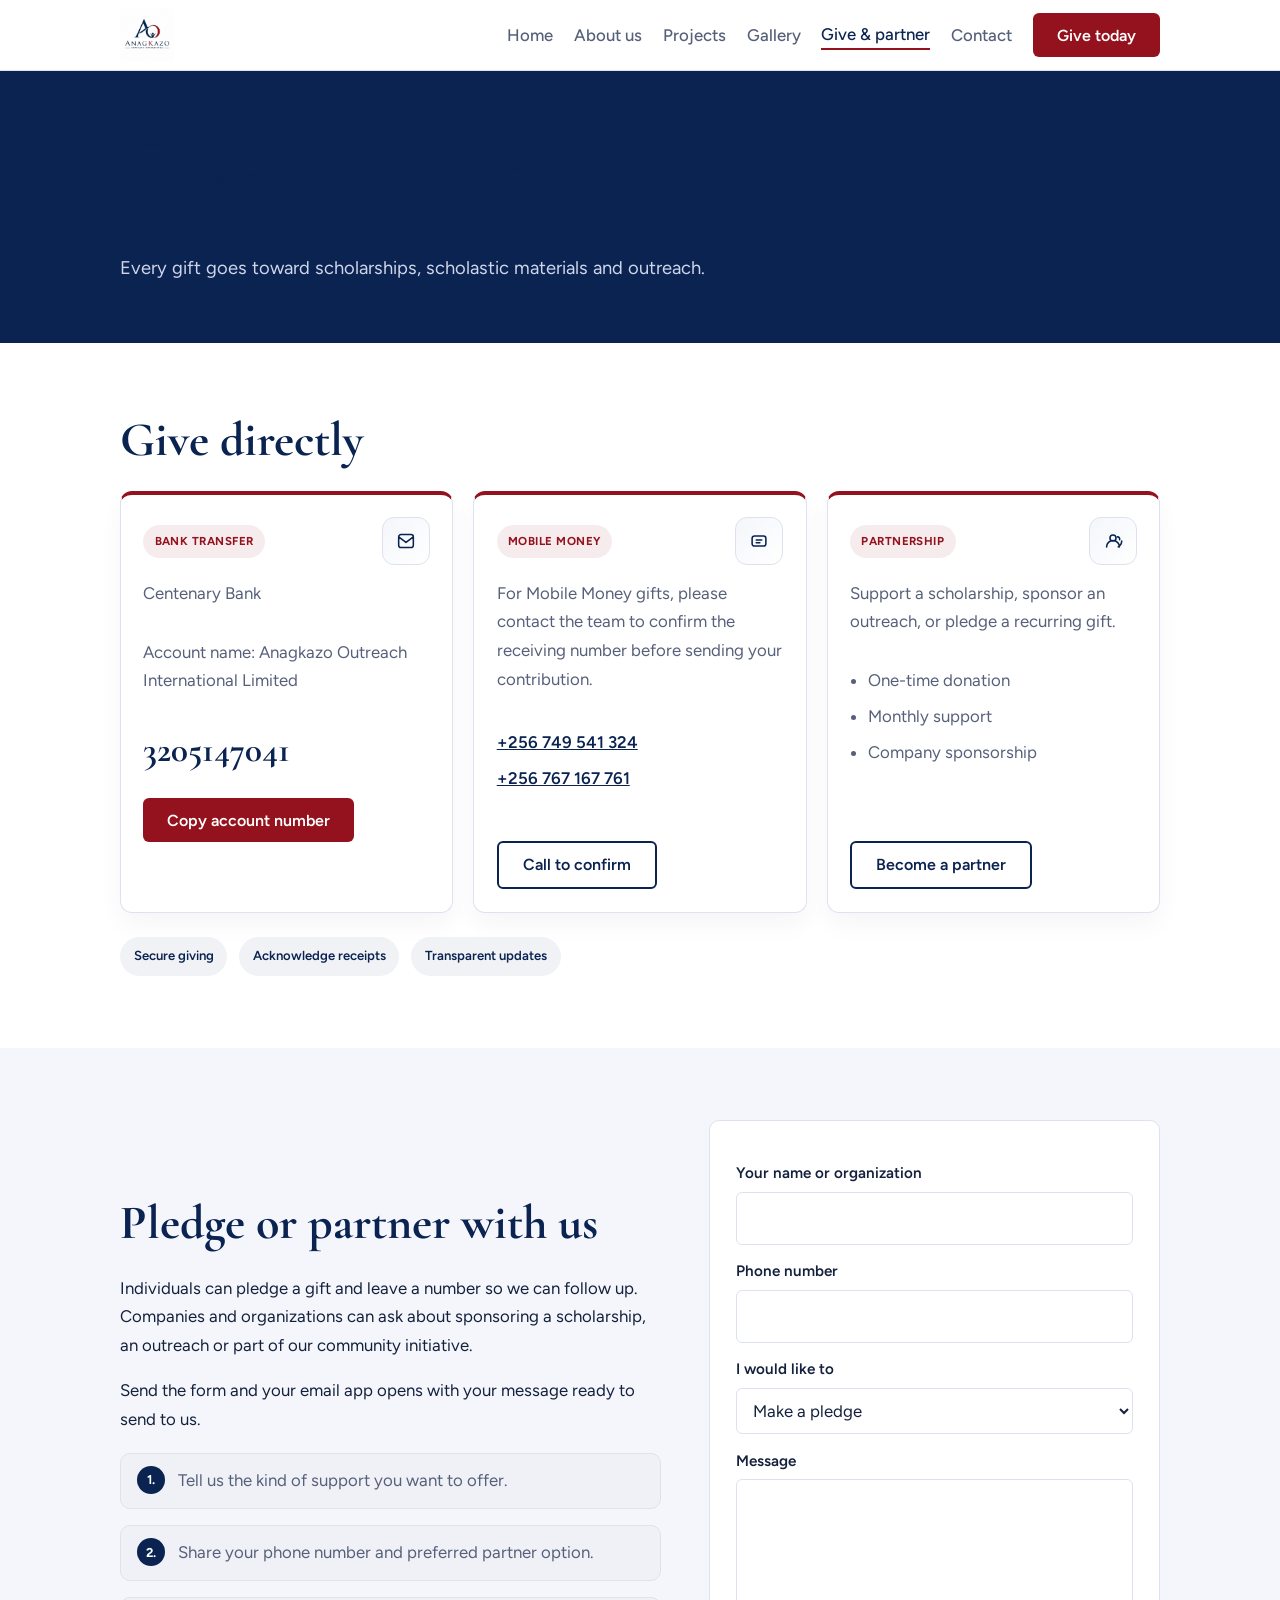
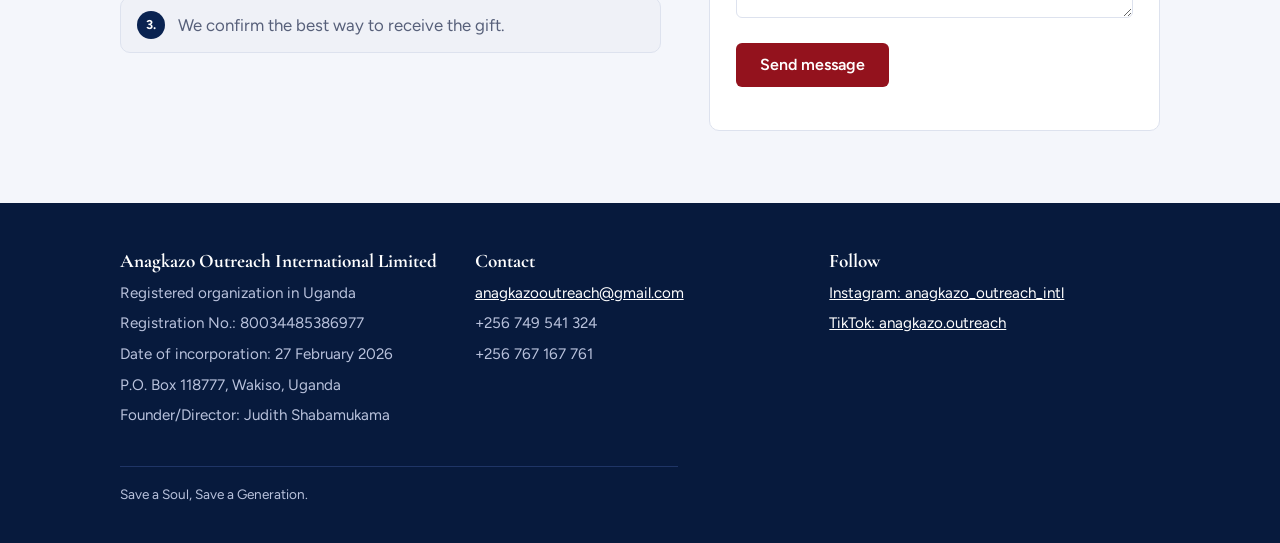
<file: site/get-involved.html>
<!DOCTYPE html>
<html lang="en"><head><meta charset="utf-8"><meta name="viewport" content="width=device-width, initial-scale=1">
<title>Give & partner | Anagkazo Outreach International</title>
<meta name="description" content="Give to Anagkazo Outreach International by bank transfer or Mobile Money, pledge a gift, or sponsor as a company or organization.">
<meta property="og:title" content="Give & partner | Anagkazo Outreach International"><meta property="og:description" content="Give to Anagkazo Outreach International by bank transfer or Mobile Money, pledge a gift, or sponsor as a company or organization."><meta property="og:image" content="images/logo.png"><meta property="og:type" content="website">
<link rel="icon" href="images/logo.png">
<script type="application/ld+json">{"@context":"https://schema.org","@type":"NGO","name":"Anagkazo Outreach International Limited","slogan":"Save a Soul, Save a Generation.","founder":"Judith Shabamukama","email":"anagkazooutreach@gmail.com","telephone":"+256749541324","logo":"images/logo.png","address":{"@type":"PostalAddress","postOfficeBoxNumber":"118777","addressLocality":"Wakiso","addressCountry":"UG"},"sameAs":["https://www.instagram.com/anagkazo_outreach_intl","https://www.tiktok.com/@anagkazo.outreach"]}</script>
<link rel="preconnect" href="https://fonts.googleapis.com"><link rel="preconnect" href="https://fonts.gstatic.com" crossorigin>
<link href="https://fonts.googleapis.com/css2?family=Cormorant+Garamond:wght@600;700&family=Figtree:wght@400;500;600&display=swap" rel="stylesheet">
<link rel="stylesheet" href="style.css"></head><body>
<header><div class="wrap"><a class="brand" href="index.html" aria-label="Anagkazo Outreach International home"><img src="images/logo.png" alt="Anagkazo Outreach International"></a>
<nav aria-label="Main"><a href="index.html">Home</a><a href="about.html">About us</a><a href="projects.html">Projects</a><a href="gallery.html">Gallery</a><a href="get-involved.html" aria-current="page">Give & partner</a><a href="contact.html">Contact</a><a class="btn" href="get-involved.html#give">Give today</a></nav></div></header>
<main><section class="navy page-head"><div class="wrap"><h1>Give and partner</h1><p>Every gift goes toward scholarships, scholastic materials and outreach.</p></div></section>
<section id="give"><div class="wrap"><h2 class="reveal">Give directly</h2>
<div class="payment-grid">
<div class="payment-card reveal"><div class="payment-header"><span class="payment-tag">Bank transfer</span><div class="payment-icon" aria-hidden="true"><svg viewBox="0 0 24 24"><path d="M4 7.5A2.5 2.5 0 0 1 6.5 5h11A2.5 2.5 0 0 1 20 7.5v9A2.5 2.5 0 0 1 17.5 19h-11A2.5 2.5 0 0 1 4 16.5zm0 0l8 6 8-6"/></svg></div></div><p>Centenary Bank</p><p>Account name: Anagkazo Outreach International Limited</p><div class="acct">3205147041</div><div class="payment-actions"><button class="btn" id="copy" type="button">Copy account number</button></div><p class="msg" id="copied" role="status"></p></div>
<div class="payment-card reveal"><div class="payment-header"><span class="payment-tag">Mobile Money</span><div class="payment-icon" aria-hidden="true"><svg viewBox="0 0 24 24"><path d="M7 6.5h10a2.5 2.5 0 0 1 2.5 2.5v6A2.5 2.5 0 0 1 17 17.5H7A2.5 2.5 0 0 1 4.5 15V9A2.5 2.5 0 0 1 7 6.5zm2 4.5h6m-6 3h4"/></svg></div></div><p>For Mobile Money gifts, please contact the team to confirm the receiving number before sending your contribution.</p><div class="contact-stack"><a href="tel:+256749541324">+256 749 541 324</a><a href="tel:+256767167761">+256 767 167 761</a></div><div class="payment-actions"><a class="btn ghost" href="tel:+256749541324">Call to confirm</a></div></div>
<div class="payment-card reveal"><div class="payment-header"><span class="payment-tag">Partnership</span><div class="payment-icon" aria-hidden="true"><svg viewBox="0 0 24 24"><path d="M12 12a3.3 3.3 0 1 0-3.3-3.3A3.3 3.3 0 0 0 12 12zm-7 6.5a7 7 0 0 1 14 0M17 7.5a2.4 2.4 0 0 1 2.2 3.1m-1.5 7.8a7.2 7.2 0 0 0 3.8-6.3"/></svg></div></div><p>Support a scholarship, sponsor an outreach, or pledge a recurring gift.</p><ul class="check-list"><li>One-time donation</li><li>Monthly support</li><li>Company sponsorship</li></ul><div class="payment-actions"><a class="btn ghost" href="#partner">Become a partner</a></div></div>
</div>
<div class="trust-row reveal"><div class="trust-pill">Secure giving</div><div class="trust-pill">Acknowledge receipts</div><div class="trust-pill">Transparent updates</div></div></div></section>
<section id="partner" class="soft"><div class="wrap grid2"><div class="reveal"><h2>Pledge or partner with us</h2><p>Individuals can pledge a gift and leave a number so we can follow up. Companies and organizations can ask about sponsoring a scholarship, an outreach or part of our community initiative.</p><p>Send the form and your email app opens with your message ready to send to us.</p><div class="step-list"><div><strong>1.</strong><span>Tell us the kind of support you want to offer.</span></div><div><strong>2.</strong><span>Share your phone number and preferred partner option.</span></div><div><strong>3.</strong><span>We confirm the best way to receive the gift.</span></div></div></div>
<form class="box reveal" id="form"><label for="n">Your name or organization</label><input id="n" required><label for="p">Phone number</label><input id="p" type="tel" required>
<label for="t">I would like to</label><select id="t"><option>Make a pledge</option><option>Sponsor as a company or organization</option><option>Volunteer or partner in another way</option></select>
<label for="m">Message</label><textarea id="m" rows="4"></textarea><p style="margin-top:1rem"><button class="btn" type="submit">Send message</button></p></form></div></section></main>
<footer><div class="wrap"><div class="cols">
<div><h3>Anagkazo Outreach International Limited</h3><p>Registered organization in Uganda</p><p>Registration No.: 80034485386977</p><p>Date of incorporation: 27 February 2026</p><p>P.O. Box 118777, Wakiso, Uganda</p><p>Founder/Director: Judith Shabamukama</p></div>
<div><h3>Contact</h3><p><a href="mailto:anagkazooutreach@gmail.com">anagkazooutreach@gmail.com</a></p><p>+256 749 541 324</p><p>+256 767 167 761</p></div>
<div><h3>Follow</h3><p><a href="https://www.instagram.com/anagkazo_outreach_intl">Instagram: anagkazo_outreach_intl</a></p><p><a href="https://www.tiktok.com/@anagkazo.outreach">TikTok: anagkazo.outreach</a></p></div>
</div><p class="fine">Save a Soul, Save a Generation.</p></div></footer>
<script src="site.js"></script></body></html>
</file>
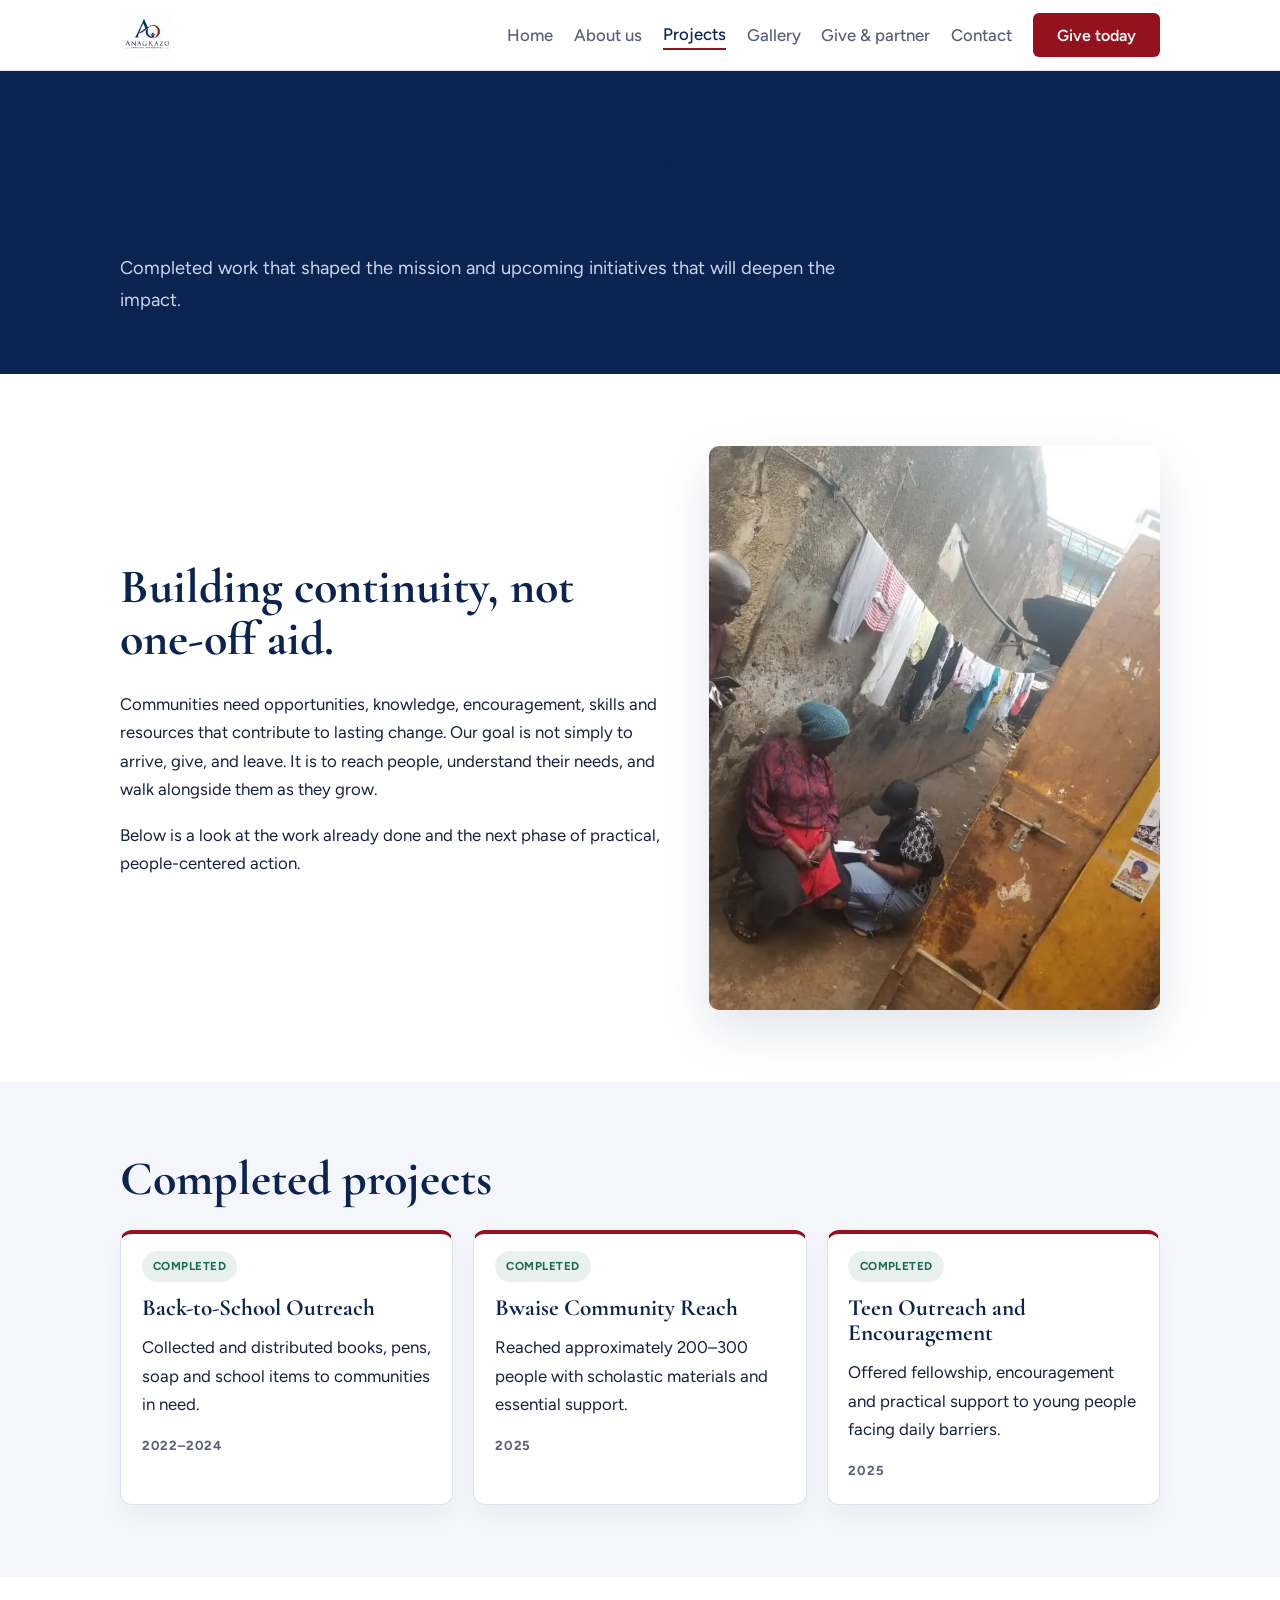
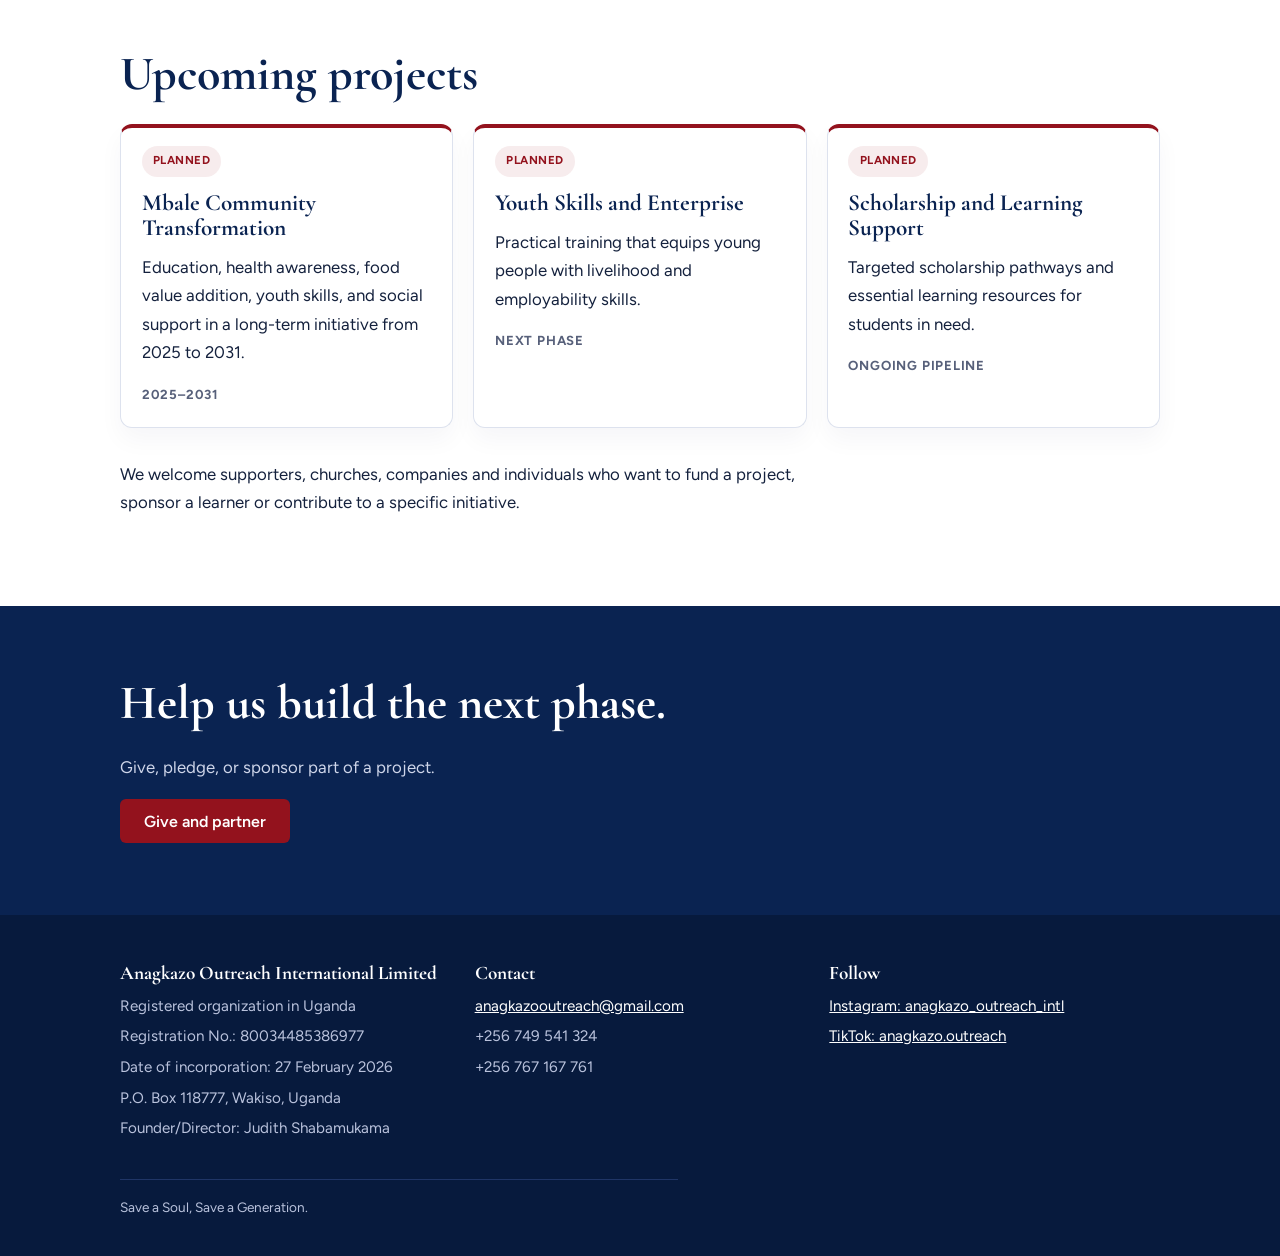
<file: site/mbale.html>
<!DOCTYPE html>
<html lang="en"><head><meta charset="utf-8"><meta name="viewport" content="width=device-width, initial-scale=1">
<title>Projects | Anagkazo Outreach International</title>
<meta name="description" content="Completed and upcoming projects by Anagkazo Outreach International, including community outreach, education support, and youth empowerment initiatives.">
<meta property="og:title" content="Projects | Anagkazo Outreach International"><meta property="og:description" content="Completed and upcoming projects by Anagkazo Outreach International, including community outreach, education support, and youth empowerment initiatives."><meta property="og:image" content="images/logo.png"><meta property="og:type" content="website">
<link rel="icon" href="images/logo.png">
<script type="application/ld+json">{"@context":"https://schema.org","@type":"NGO","name":"Anagkazo Outreach International Limited","slogan":"Save a Soul, Save a Generation.","founder":"Judith Shabamukama","email":"anagkazooutreach@gmail.com","telephone":"+256749541324","logo":"images/logo.png","address":{"@type":"PostalAddress","postOfficeBoxNumber":"118777","addressLocality":"Wakiso","addressCountry":"UG"},"sameAs":["https://www.instagram.com/anagkazo_outreach_intl","https://www.tiktok.com/@anagkazo.outreach"]}</script>
<link rel="preconnect" href="https://fonts.googleapis.com"><link rel="preconnect" href="https://fonts.gstatic.com" crossorigin>
<link href="https://fonts.googleapis.com/css2?family=Cormorant+Garamond:wght@600;700&family=Figtree:wght@400;500;600&display=swap" rel="stylesheet">
<link rel="stylesheet" href="style.css"></head><body>
<header><div class="wrap"><a class="brand" href="index.html" aria-label="Anagkazo Outreach International home"><img src="images/logo.png" alt="Anagkazo Outreach International"></a>
<nav aria-label="Main"><a href="index.html">Home</a><a href="about.html">About us</a><a href="projects.html" aria-current="page">Projects</a><a href="gallery.html">Gallery</a><a href="get-involved.html">Give & partner</a><a href="contact.html">Contact</a><a class="btn" href="get-involved.html#give">Give today</a></nav></div></header>
<main><section class="navy page-head"><div class="wrap"><h1>Projects and impact</h1><p>Completed work that shaped the mission and upcoming initiatives that will deepen the impact.</p></div></section>
<section><div class="wrap grid2"><div class="reveal"><h2>Building continuity, not one-off aid.</h2><p>Communities need opportunities, knowledge, encouragement, skills and resources that contribute to lasting change. Our goal is not simply to arrive, give, and leave. It is to reach people, understand their needs, and walk alongside them as they grow.</p><p>Below is a look at the work already done and the next phase of practical, people-centered action.</p></div><div class="pic hero-visual reveal"><img src="images/10.webp" alt="Anagkazo outreach photo 10" loading="lazy"><span>Photo 10<br>images/10.webp</span></div></div></section>
<section class="soft"><div class="wrap"><h2 class="reveal">Completed projects</h2><div class="project-grid">
<div class="project-card reveal"><span class="tag done">Completed</span><h3>Back-to-School Outreach</h3><p>Collected and distributed books, pens, soap and school items to communities in need.</p><div class="meta">2022–2024</div></div>
<div class="project-card reveal"><span class="tag done">Completed</span><h3>Bwaise Community Reach</h3><p>Reached approximately 200–300 people with scholastic materials and essential support.</p><div class="meta">2025</div></div>
<div class="project-card reveal"><span class="tag done">Completed</span><h3>Teen Outreach and Encouragement</h3><p>Offered fellowship, encouragement and practical support to young people facing daily barriers.</p><div class="meta">2025</div></div>
</div></div></section>
<section><div class="wrap"><h2 class="reveal">Upcoming projects</h2><div class="project-grid">
<div class="project-card reveal"><span class="tag upcoming">Planned</span><h3>Mbale Community Transformation</h3><p>Education, health awareness, food value addition, youth skills, and social support in a long-term initiative from 2025 to 2031.</p><div class="meta">2025–2031</div></div>
<div class="project-card reveal"><span class="tag upcoming">Planned</span><h3>Youth Skills and Enterprise</h3><p>Practical training that equips young people with livelihood and employability skills.</p><div class="meta">Next phase</div></div>
<div class="project-card reveal"><span class="tag upcoming">Planned</span><h3>Scholarship and Learning Support</h3><p>Targeted scholarship pathways and essential learning resources for students in need.</p><div class="meta">Ongoing pipeline</div></div>
</div>
<p class="reveal" style="margin-top:2rem">We welcome supporters, churches, companies and individuals who want to fund a project, sponsor a learner or contribute to a specific initiative.</p></div></section>
<section class="navy"><div class="wrap"><h2>Help us build the next phase.</h2><p>Give, pledge, or sponsor part of a project.</p><a class="btn" href="get-involved.html">Give and partner</a></div></section></main>
<footer><div class="wrap"><div class="cols">
<div><h3>Anagkazo Outreach International Limited</h3><p>Registered organization in Uganda</p><p>Registration No.: 80034485386977</p><p>Date of incorporation: 27 February 2026</p><p>P.O. Box 118777, Wakiso, Uganda</p><p>Founder/Director: Judith Shabamukama</p></div>
<div><h3>Contact</h3><p><a href="mailto:anagkazooutreach@gmail.com">anagkazooutreach@gmail.com</a></p><p>+256 749 541 324</p><p>+256 767 167 761</p></div>
<div><h3>Follow</h3><p><a href="https://www.instagram.com/anagkazo_outreach_intl">Instagram: anagkazo_outreach_intl</a></p><p><a href="https://www.tiktok.com/@anagkazo.outreach">TikTok: anagkazo.outreach</a></p></div>
</div><p class="fine">Save a Soul, Save a Generation.</p></div></footer>
<script src="site.js"></script></body></html>
</file>
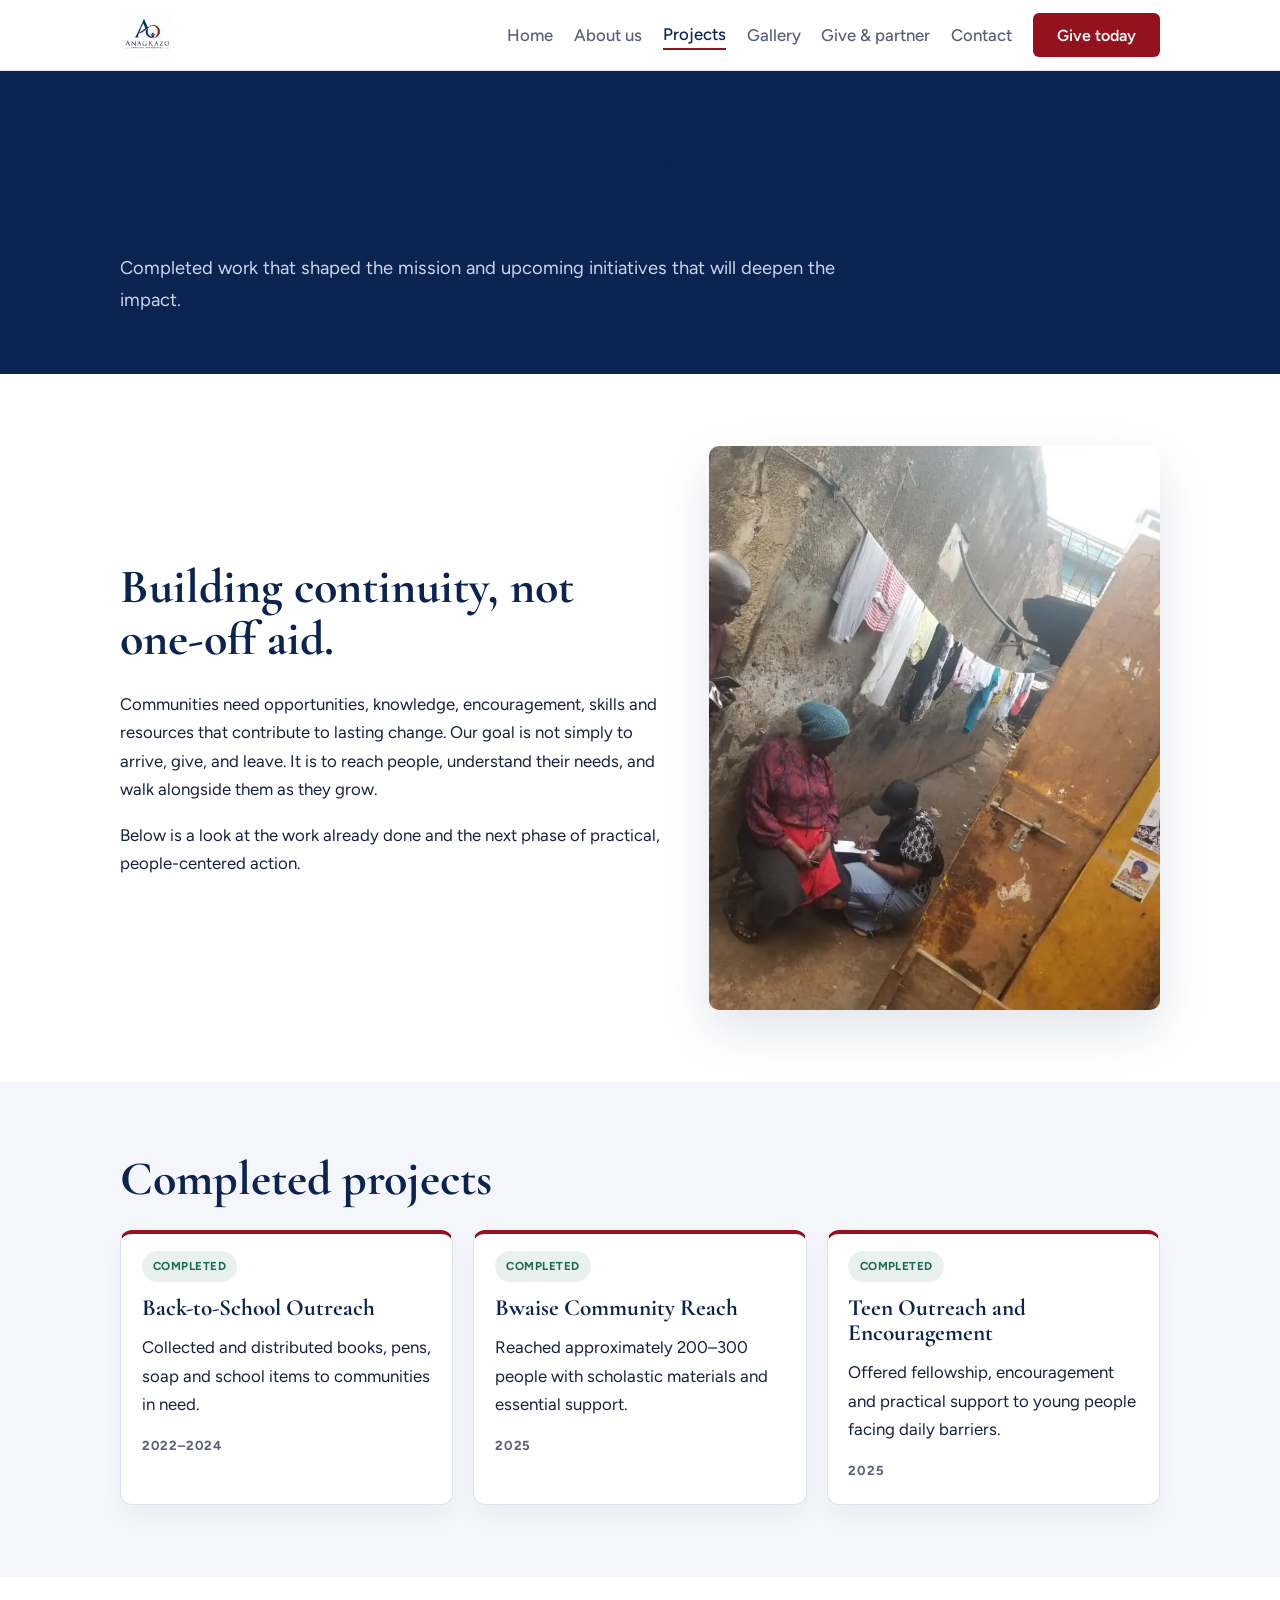
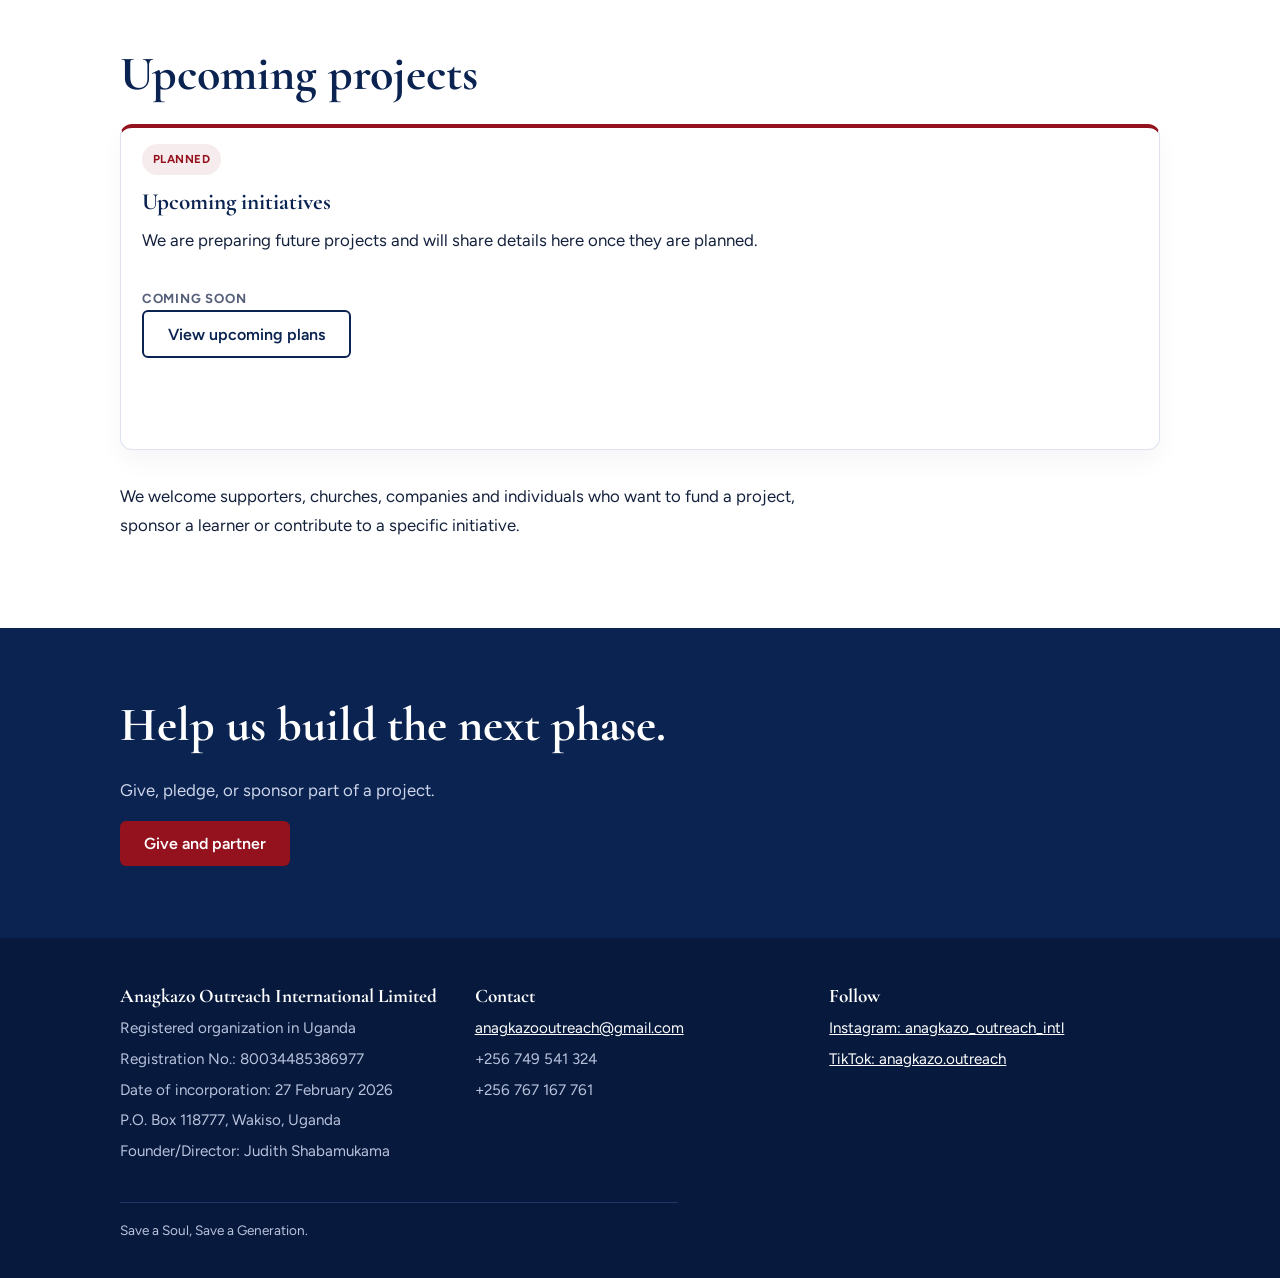
<file: site/projects.html>
<!DOCTYPE html>
<html lang="en"><head><meta charset="utf-8"><meta name="viewport" content="width=device-width, initial-scale=1">
<title>Projects | Anagkazo Outreach International</title>
<meta name="description" content="Completed and upcoming projects by Anagkazo Outreach International, including community outreach, education support, and youth empowerment initiatives.">
<meta property="og:title" content="Projects | Anagkazo Outreach International"><meta property="og:description" content="Completed and upcoming projects by Anagkazo Outreach International, including community outreach, education support, and youth empowerment initiatives."><meta property="og:image" content="images/logo.png"><meta property="og:type" content="website">
<link rel="icon" href="images/logo.png">
<script type="application/ld+json">{"@context":"https://schema.org","@type":"NGO","name":"Anagkazo Outreach International Limited","slogan":"Save a Soul, Save a Generation.","founder":"Judith Shabamukama","email":"anagkazooutreach@gmail.com","telephone":"+256749541324","logo":"images/logo.png","address":{"@type":"PostalAddress","postOfficeBoxNumber":"118777","addressLocality":"Wakiso","addressCountry":"UG"},"sameAs":["https://www.instagram.com/anagkazo_outreach_intl","https://www.tiktok.com/@anagkazo.outreach"]}</script>
<link rel="preconnect" href="https://fonts.googleapis.com"><link rel="preconnect" href="https://fonts.gstatic.com" crossorigin>
<link href="https://fonts.googleapis.com/css2?family=Cormorant+Garamond:wght@600;700&family=Figtree:wght@400;500;600&display=swap" rel="stylesheet">
<link rel="stylesheet" href="style.css"></head><body>
<header><div class="wrap"><a class="brand" href="index.html" aria-label="Anagkazo Outreach International home"><img src="images/logo.png" alt="Anagkazo Outreach International"></a>
<nav aria-label="Main"><a href="index.html">Home</a><a href="about.html">About us</a><a href="projects.html" aria-current="page">Projects</a><a href="gallery.html">Gallery</a><a href="get-involved.html">Give & partner</a><a href="contact.html">Contact</a><a class="btn" href="get-involved.html#give">Give today</a></nav></div></header>
<main><section class="navy page-head"><div class="wrap"><h1>Projects and impact</h1><p>Completed work that shaped the mission and upcoming initiatives that will deepen the impact.</p></div></section>
<section><div class="wrap grid2"><div class="reveal"><h2>Building continuity, not one-off aid.</h2><p>Communities need opportunities, knowledge, encouragement, skills and resources that contribute to lasting change. Our goal is not simply to arrive, give, and leave. It is to reach people, understand their needs, and walk alongside them as they grow.</p><p>Below is a look at the work already done and the next phase of practical, people-centered action.</p></div><div class="pic hero-visual reveal"><img src="images/10.webp" alt="Anagkazo outreach photo 10" loading="lazy"><span>Photo 10<br>images/10.webp</span></div></div></section>
<section class="soft"><div class="wrap"><h2 class="reveal">Completed projects</h2><div class="project-grid">
<div class="project-card reveal"><span class="tag done">Completed</span><h3>Back-to-School Outreach</h3><p>Collected and distributed books, pens, soap and school items to communities in need.</p><div class="meta">2022–2024</div></div>
<div class="project-card reveal"><span class="tag done">Completed</span><h3>Bwaise Community Reach</h3><p>Reached approximately 200–300 people with scholastic materials and essential support.</p><div class="meta">2025</div></div>
<div class="project-card reveal"><span class="tag done">Completed</span><h3>Teen Outreach and Encouragement</h3><p>Offered fellowship, encouragement and practical support to young people facing daily barriers.</p><div class="meta">2025</div></div>
</div></div></section>
<section><div class="wrap"><h2 class="reveal">Upcoming projects</h2><div class="project-grid">
<div class="project-card reveal upcoming-placeholder"><span class="tag upcoming">Planned</span><h3>Upcoming initiatives</h3><p>We are preparing future projects and will share details here once they are planned.</p><div class="meta">Coming soon</div><button class="btn ghost hover-button" type="button" aria-label="Upcoming project details">View upcoming plans</button><div class="hover-note">Projects will be displayed once planned.</div></div>
</div>
<p class="reveal" style="margin-top:2rem">We welcome supporters, churches, companies and individuals who want to fund a project, sponsor a learner or contribute to a specific initiative.</p></div></section>
<section class="navy"><div class="wrap"><h2>Help us build the next phase.</h2><p>Give, pledge, or sponsor part of a project.</p><a class="btn" href="get-involved.html">Give and partner</a></div></section></main>
<footer><div class="wrap"><div class="cols">
<div><h3>Anagkazo Outreach International Limited</h3><p>Registered organization in Uganda</p><p>Registration No.: 80034485386977</p><p>Date of incorporation: 27 February 2026</p><p>P.O. Box 118777, Wakiso, Uganda</p><p>Founder/Director: Judith Shabamukama</p></div>
<div><h3>Contact</h3><p><a href="mailto:anagkazooutreach@gmail.com">anagkazooutreach@gmail.com</a></p><p>+256 749 541 324</p><p>+256 767 167 761</p></div>
<div><h3>Follow</h3><p><a href="https://www.instagram.com/anagkazo_outreach_intl">Instagram: anagkazo_outreach_intl</a></p><p><a href="https://www.tiktok.com/@anagkazo.outreach">TikTok: anagkazo.outreach</a></p></div>
</div><p class="fine">Save a Soul, Save a Generation.</p></div></footer>
<script src="site.js"></script></body></html>
</file>
<file: site/style.css>
:root{--navy:#0a2351;--red:#93121d;--bg:#fff;--soft:#f4f6fb;--ink:#14213d;--mut:#57607a;--line:#dde2ee;--gold:#f6ba4a;--mint:#dff6ef}
*,*::before,*::after{box-sizing:border-box}
html{scroll-behavior:smooth}
body{margin:0;font:400 1.05rem/1.7 Figtree,system-ui,sans-serif;color:var(--ink);background:var(--bg)}
h1,h2,h3{font-family:"Cormorant Garamond",Georgia,serif;color:var(--navy);line-height:1.08;margin:0 0 .5em;font-weight:700}
h1{font-size:clamp(2.8rem,7vw,5rem)}h2{font-size:clamp(2rem,4.5vw,3rem)}h3{font-size:1.45rem}
p{margin:0 0 1em;max-width:62ch}a{color:var(--navy)}
:focus-visible{outline:3px solid var(--red);outline-offset:3px}
.wrap{max-width:1080px;margin:0 auto;padding:0 1.25rem}
section{padding:4.5rem 0}.soft{background:var(--soft)}
.navy{background:var(--navy);color:#eef1fa}.navy h2,.navy h3{color:#fff}.navy p{color:#cfd6ea}.navy a{color:#fff}
header{position:sticky;top:0;z-index:9;background:#fff;border-bottom:1px solid var(--line)}
header .wrap{display:flex;align-items:center;justify-content:space-between;gap:1rem;flex-wrap:wrap;padding-top:.5rem;padding-bottom:.5rem}
.brand img{height:54px;width:auto;display:block}
nav{display:flex;gap:1.3rem;flex-wrap:wrap;align-items:center}
nav a{text-decoration:none;color:var(--mut);font-weight:500}nav a:hover,nav a[aria-current]{color:var(--navy)}
nav a[aria-current]{border-bottom:2px solid var(--red)}
.btn{display:inline-block;background:var(--red);color:#fff!important;font-weight:600;text-decoration:none;border:0;border-radius:6px;padding:.8rem 1.5rem;font:600 1rem Figtree,sans-serif;cursor:pointer;transition:transform .2s ease, box-shadow .2s ease, background .2s ease}
.btn:hover{background:#7a0e18;transform:translateY(-2px)}.btn.ghost{background:transparent;color:var(--navy)!important;border:2px solid var(--navy)}
.navy .btn.ghost{color:#fff!important;border-color:#fff}
.pulse{box-shadow:0 0 0 rgba(147,18,29,.2);animation:pulseGlow 2.6s infinite}
.grid2{display:grid;grid-template-columns:1.2fr 1fr;gap:3rem;align-items:center}
.lead{font-size:1.2rem;color:var(--mut)}.actions{display:flex;gap:.8rem;flex-wrap:wrap;margin-top:1.5rem}
.pic{border-radius:10px;overflow:hidden;background:repeating-linear-gradient(135deg,#e7ebf5 0 10px,#f4f6fb 10px 20px);border:2px dashed #b4bdd6;aspect-ratio:4/5;display:grid;place-items:center;color:var(--mut);font-size:.9rem;text-align:center}
.pic.sq{aspect-ratio:1}.pic.w{aspect-ratio:4/3}.pic img{width:100%;height:100%;object-fit:cover;display:block}
.pic.ok{border:0;background:none}
.hero-visual{position:relative;overflow:hidden;box-shadow:0 20px 50px rgba(10,35,81,.12);animation:floatCard 6s ease-in-out infinite}
.hero-visual::before{content:"";position:absolute;inset:auto 10% -24px 10%;height:26px;border-radius:50%;background:rgba(10,35,81,.12);filter:blur(12px)}
.cards{display:grid;grid-template-columns:repeat(auto-fit,minmax(210px,1fr));gap:1rem;margin-top:1.5rem}
.card{background:#fff;border:1px solid var(--line);border-top:4px solid var(--red);border-radius:8px;padding:1.3rem;position:relative;overflow:hidden;transition:transform .25s ease, box-shadow .25s ease, border-color .25s ease}
.card::after{content:"";position:absolute;inset:-30% auto auto -20%;width:120px;height:120px;border-radius:50%;background:rgba(246,186,74,.12);transform:scale(0.4);transition:transform .35s ease}
.card:hover{transform:translateY(-6px);box-shadow:0 18px 30px rgba(10,35,81,.08);border-color:#c6cfe4}
.card:hover::after{transform:scale(1)}
.card p{margin:0;color:var(--mut);font-size:.98rem}.navy .card{background:#12306a;border-color:#2a4a8a;border-top-color:#e0757d}.navy .card p{color:#cfd6ea}
.card-icon{width:52px;height:52px;border-radius:14px;display:inline-flex;align-items:center;justify-content:center;background:linear-gradient(135deg,var(--soft),#fff);border:1px solid var(--line);margin-bottom:.9rem;box-shadow:0 12px 18px rgba(10,35,81,.06)}
.card-icon svg{width:24px;height:24px;stroke:var(--navy);fill:none;stroke-width:1.7;stroke-linecap:round;stroke-linejoin:round}
.card:hover .card-icon{transform:rotate(-8deg) scale(1.04);background:linear-gradient(135deg,var(--mint),#fff)}
.track{list-style:none;margin:2rem 0 0;padding:0;display:grid;grid-template-columns:repeat(4,1fr);border-top:4px solid var(--red)}
.track li{position:relative;padding:1.3rem 1.2rem 0 0}
.track li::before{content:"";position:absolute;top:-12px;left:0;width:20px;height:20px;border-radius:50%;background:var(--red);border:4px solid #fff}
.soft .track li::before{border-color:var(--soft)}
.track b{display:block;font:700 1.9rem "Cormorant Garamond",serif;color:var(--navy);margin-top:.5rem}.track span{color:var(--mut);display:block;max-width:24ch;font-size:.98rem}
.gal{display:grid;grid-template-columns:repeat(auto-fit,minmax(160px,1fr));gap:.8rem;margin-top:1.5rem}
.page-head{padding:3.5rem 0 2.5rem}.page-head p{font-size:1.15rem;color:#cfd6ea}
.box{background:#fff;color:var(--ink);border:1px solid var(--line);border-radius:10px;padding:1.6rem}
.box p{color:var(--mut)}.acct{font:700 2.2rem "Cormorant Garamond",serif;color:var(--navy);margin:.2rem 0 .8rem;word-break:break-all}
.two{display:grid;grid-template-columns:1fr 1fr;gap:2rem}
.msg{color:#1f7a44;font-weight:600;min-height:1.4em;margin:.6rem 0 0}
label{display:block;font-weight:600;margin:.9rem 0 .3rem;font-size:.95rem}
input,select,textarea{width:100%;font:inherit;padding:.7rem .8rem;border:1.5px solid var(--line);border-radius:6px;background:#fff;color:var(--ink)}
.reveal{opacity:0;transform:translateY(24px);transition:opacity .7s ease, transform .7s ease}
.reveal.visible{opacity:1;transform:translateY(0)}
footer{background:#071a3d;color:#b9c2dc;padding:3rem 0 2rem;font-size:.95rem}
footer h3{color:#fff;font-size:1.2rem}footer p{margin:0 0 .3rem}footer a{color:#fff}
footer .cols{display:grid;grid-template-columns:repeat(auto-fit,minmax(220px,1fr));gap:1.5rem}
.fine{margin-top:2rem;border-top:1px solid #1f3566;padding-top:1rem;font-size:.85rem}
.info-icon{width:52px;height:52px;border-radius:14px;display:inline-flex;align-items:center;justify-content:center;background:linear-gradient(135deg,var(--soft),#fff);border:1px solid var(--line);margin-bottom:.9rem;box-shadow:0 12px 18px rgba(10,35,81,.06)}
.info-icon svg{width:24px;height:24px;stroke:var(--navy);fill:none;stroke-width:1.7;stroke-linecap:round;stroke-linejoin:round}
.feature-grid,.project-grid,.gallery-grid{display:grid;grid-template-columns:repeat(auto-fit,minmax(220px,1fr));gap:1.25rem;margin-top:1.5rem}
.feature-card,.project-card,.gallery-card,.payment-card{background:#fff;border:1px solid var(--line);border-radius:12px;padding:1.3rem;box-shadow:0 12px 25px rgba(10,35,81,.04);transition:transform .25s ease, box-shadow .25s ease}
.feature-card:hover,.project-card:hover,.gallery-card:hover,.payment-card:hover{transform:translateY(-4px);box-shadow:0 18px 32px rgba(10,35,81,.08)}
.payment-grid{display:grid;grid-template-columns:repeat(auto-fit,minmax(220px,1fr));gap:1.25rem;margin-top:1.5rem}
.payment-card{display:flex;flex-direction:column;gap:.85rem;border-top:4px solid var(--red);padding:1.4rem}
.payment-header{display:flex;align-items:center;justify-content:space-between;gap:1rem}
.payment-tag{display:inline-flex;align-items:center;padding:.42rem .7rem;border-radius:999px;background:rgba(147,18,29,.08);color:var(--red);font-size:.72rem;font-weight:700;letter-spacing:.04em;text-transform:uppercase}
.payment-icon{width:48px;height:48px;border-radius:12px;display:flex;align-items:center;justify-content:center;background:linear-gradient(135deg,var(--soft),#fff);border:1px solid var(--line)}
.payment-icon svg{width:22px;height:22px;stroke:var(--navy);fill:none;stroke-width:1.7;stroke-linecap:round;stroke-linejoin:round}
.payment-card p,.payment-card li{color:var(--mut)}
.payment-actions{margin-top:auto;display:flex;flex-wrap:wrap;gap:.7rem}
.contact-stack{display:grid;gap:.45rem;margin-top:.3rem}
.contact-stack a{font-weight:600}
.check-list{padding-left:1.1rem;margin:0;display:grid;gap:.45rem}
.trust-row{display:flex;flex-wrap:wrap;gap:.75rem;margin-top:1.5rem}
.trust-pill{display:inline-flex;align-items:center;padding:.55rem .85rem;border-radius:999px;background:rgba(10,35,81,.06);color:var(--navy);font-weight:600;font-size:.82rem}
.step-list{display:grid;gap:1rem;margin-top:1.2rem}
.step-list div{display:flex;gap:.8rem;align-items:flex-start;padding:.8rem 1rem;background:rgba(10,35,81,.02);border:1px solid var(--line);border-radius:10px}
.step-list strong{display:inline-flex;align-items:center;justify-content:center;width:28px;height:28px;border-radius:50%;background:var(--navy);color:#fff;font-size:.8rem}
.step-list span{color:var(--mut)}
.support-strip{padding:0 0 3rem}
.support-panel{display:flex;align-items:center;justify-content:space-between;gap:1.5rem;background:#fff;border:1px solid var(--line);border-radius:16px;padding:1.5rem 1.4rem;box-shadow:0 12px 30px rgba(10,35,81,.04)}
.support-panel h3{margin-bottom:.3rem}
.support-panel p{margin:0;color:var(--mut)}
.support-actions{display:flex;gap:.75rem;flex-wrap:wrap}
.project-card{position:relative;padding-top:1rem;border-top:4px solid var(--red)}
.project-card.upcoming-placeholder{display:flex;flex-direction:column;align-items:flex-start;min-height:260px}
.tag{display:inline-block;padding:.35rem .7rem;border-radius:999px;font-size:.72rem;font-weight:700;letter-spacing:.04em;text-transform:uppercase;margin-bottom:.9rem}
.tag.done{background:rgba(32,120,83,.1);color:#186b4b}
.tag.upcoming{background:rgba(147,18,29,.08);color:var(--red)}
.meta{margin-top:1rem;font-size:.82rem;text-transform:uppercase;letter-spacing:.06em;color:var(--mut);font-weight:700}
.hover-button{margin-top:auto;position:relative;z-index:1}
.hover-note{margin-top:1rem;padding:.8rem .95rem;border-radius:8px;background:rgba(10,35,81,.06);color:var(--navy);font-weight:600;opacity:0;transform:translateY(8px);transition:opacity .25s ease, transform .25s ease}
.upcoming-placeholder:hover .hover-note,.hover-button:hover + .hover-note{opacity:1;transform:translateY(0)}
.gallery-card{padding:0;overflow:hidden}
.gallery-card img{width:100%;height:240px;object-fit:cover;display:block}
.gallery-card figcaption{padding:1rem 1.1rem 1.2rem;color:var(--mut)}
.gallery-card strong{display:block;color:var(--navy);font-size:1.05rem;margin-bottom:.2rem}
@keyframes pulseGlow{0%{box-shadow:0 0 0 0 rgba(147,18,29,.28)}70%{box-shadow:0 0 0 14px rgba(147,18,29,0)}100%{box-shadow:0 0 0 0 rgba(147,18,29,0)}}
@keyframes floatCard{0%,100%{transform:translateY(0)}50%{transform:translateY(-8px)}}
@media(max-width:780px){.grid2,.two{grid-template-columns:1fr}.track{grid-template-columns:1fr;border-top:0;border-left:4px solid var(--red);margin-left:10px}.track li{padding:0 0 1.6rem 1.4rem}.track li::before{top:2px;left:-14px}section{padding:3.2rem 0}nav{gap:.9rem;font-size:.95rem}.hero-visual{animation:none}} 
@media(prefers-reduced-motion:reduce){html{scroll-behavior:auto}.reveal,.reveal.visible,.btn,.card,.card-icon,.hero-visual,.feature-card,.project-card,.gallery-card{animation:none!important;transition:none!important;transform:none!important;opacity:1!important}}
</file>
